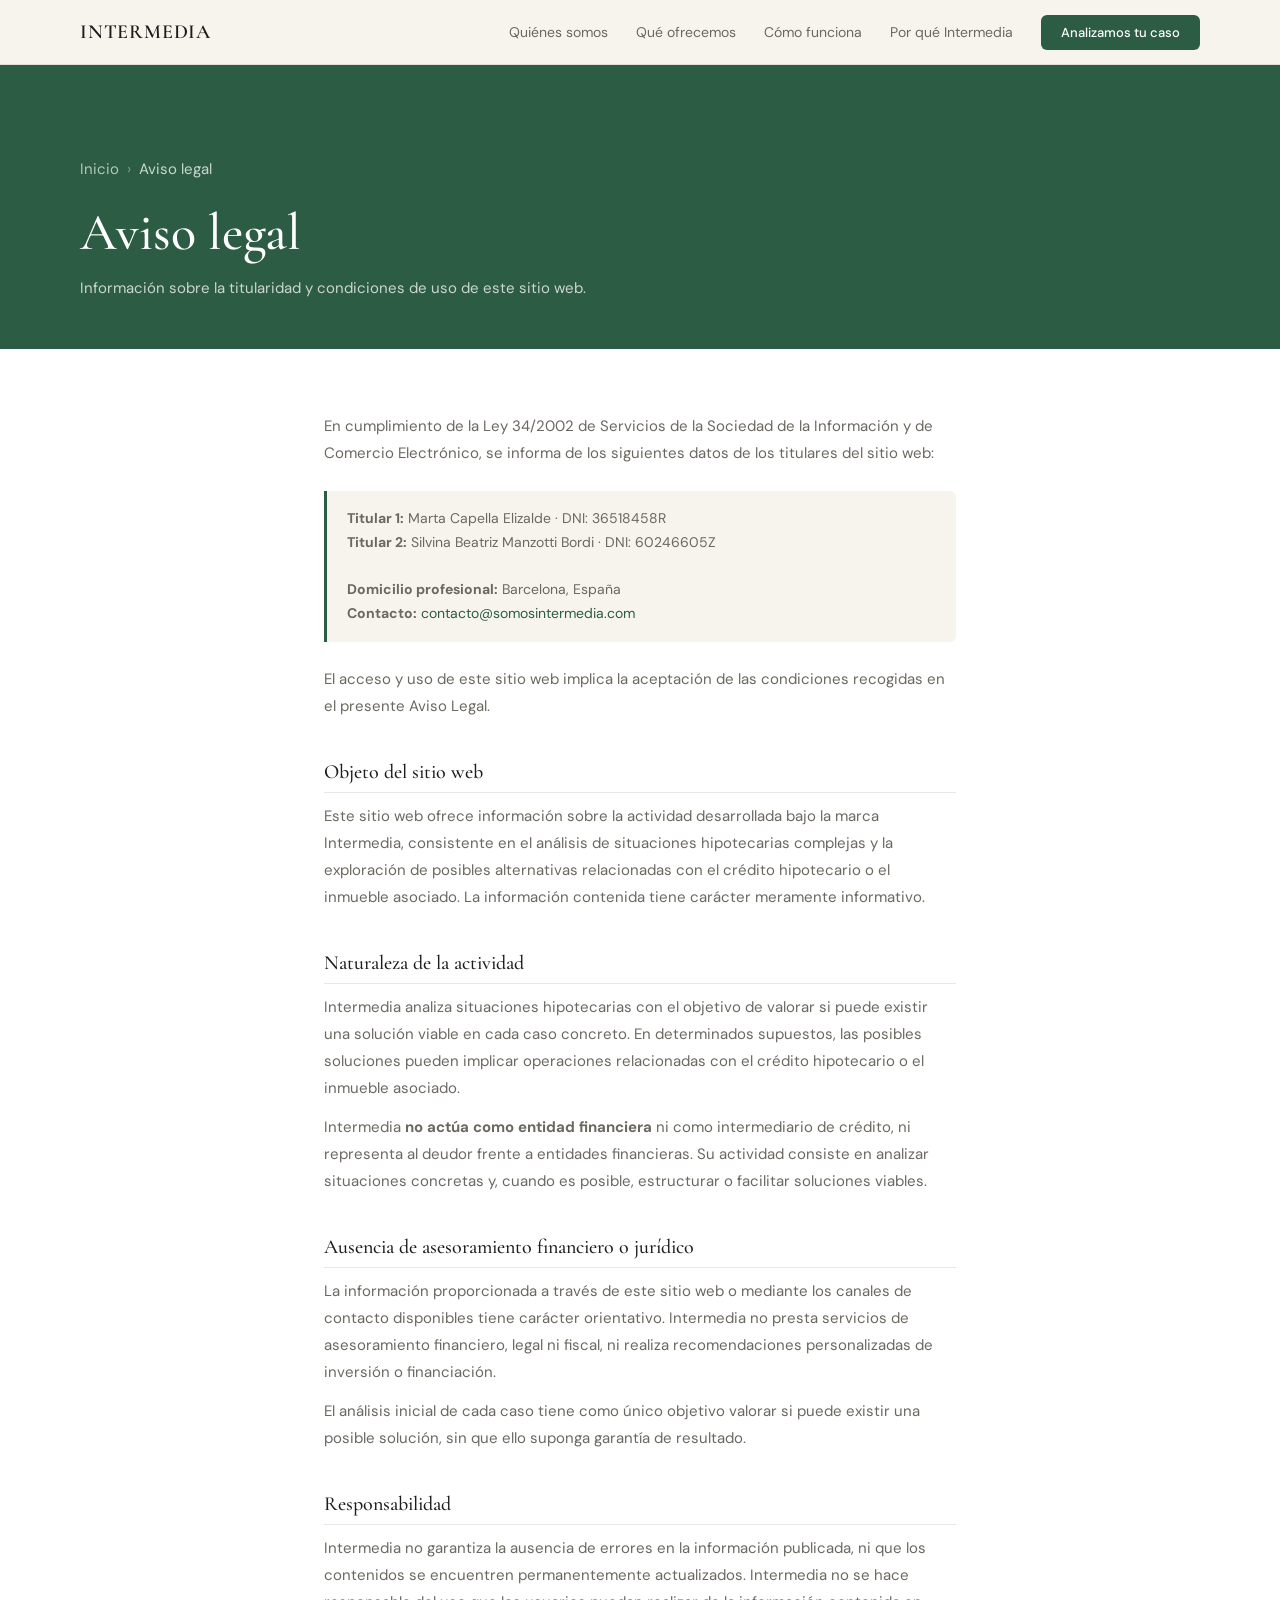
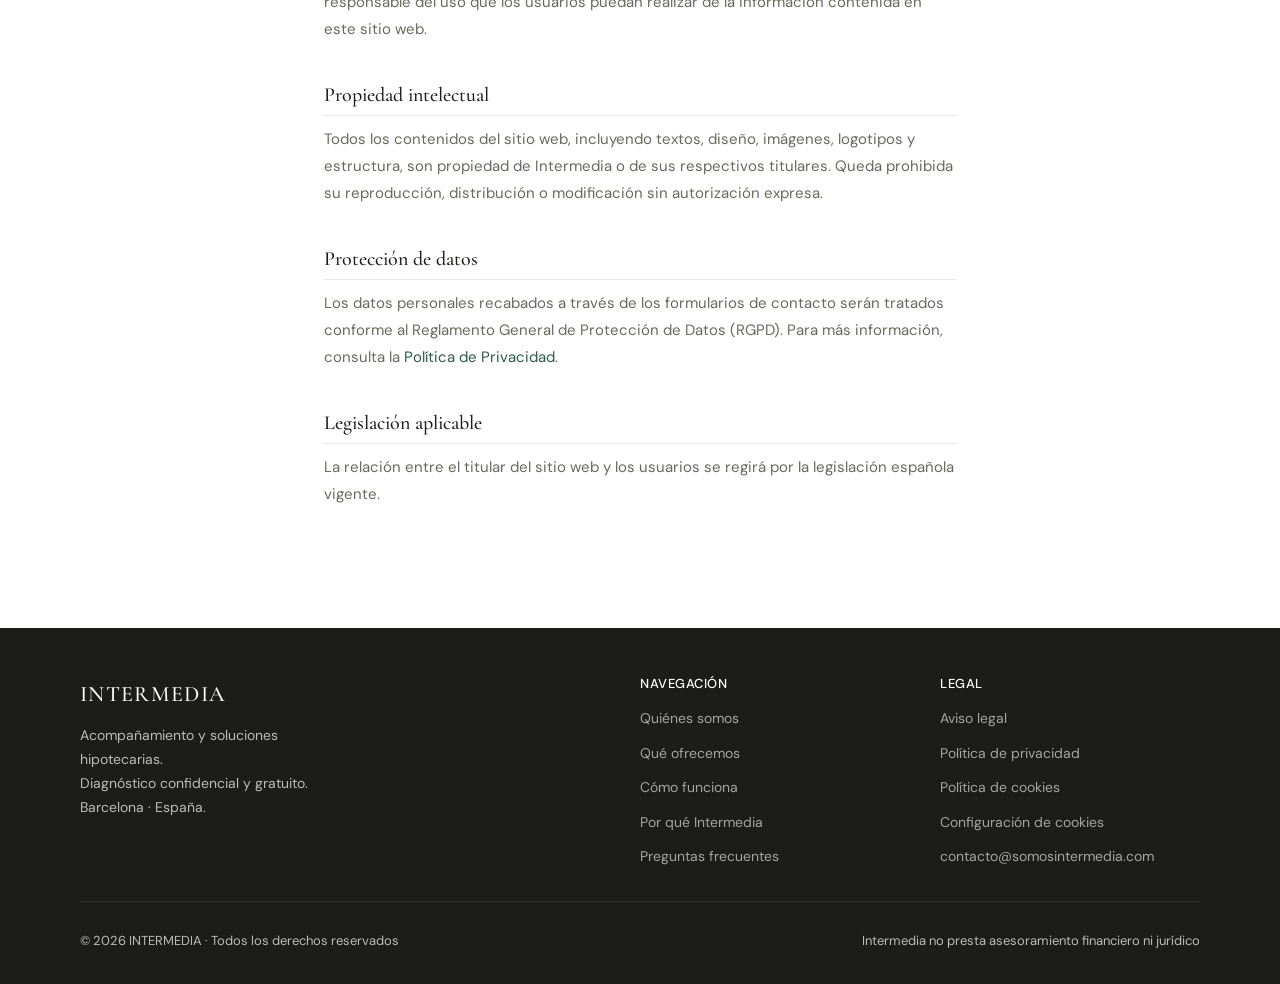
<file: web_INTERMEDIA_FINAL_v1/aviso-legal.html>
<!DOCTYPE html>
<html lang="es">
<head>
  <meta charset="UTF-8">
  <meta name="viewport" content="width=device-width, initial-scale=1.0">
  <link rel="preconnect" href="https://fonts.googleapis.com">
  <link href="https://fonts.googleapis.com/css2?family=Cormorant+Garamond:ital,wght@0,400;0,500;0,600;1,400&family=DM+Sans:wght@300;400;500&display=swap" rel="stylesheet">
  <title>Aviso legal · Intermedia</title>
<style>
    :root{--green:#2D5C45;--green-hover:#235039;--cream:#F7F4EE;--text:#1C1C1A;--muted:#6B6860;--border:rgba(28,28,26,0.1);--white:#fff}
    *{margin:0;padding:0;box-sizing:border-box}
    html{scroll-behavior:smooth}
    body{font-family:'DM Sans',sans-serif;color:var(--text);background:var(--white);line-height:1.65;font-size:16px}
    h1,h2,h3,h4{font-family:'Cormorant Garamond',serif;font-weight:500;line-height:1.2}
    nav{position:sticky;top:0;z-index:100;background:rgba(247,244,238,0.96);backdrop-filter:blur(8px);border-bottom:1px solid var(--border);padding:0 5%}
    .nav-inner{max-width:1120px;margin:0 auto;display:flex;align-items:center;justify-content:space-between;height:64px}
    .nav-logo{font-family:'Cormorant Garamond',serif;font-size:20px;font-weight:600;color:var(--text);text-decoration:none;letter-spacing:0.04em}
    .nav-links{display:flex;align-items:center;gap:28px;list-style:none}
    .nav-links a{color:var(--muted);text-decoration:none;font-size:14px;transition:color .2s}
    .nav-links a:hover{color:var(--text)}
    .nav-cta{background:var(--green);color:var(--white)!important;padding:9px 20px;border-radius:6px;font-weight:500!important;font-size:13px!important;transition:background .2s!important}
    .nav-cta:hover{background:var(--green-hover)!important}
    .nav-burger{display:none;flex-direction:column;gap:5px;cursor:pointer;padding:4px}
    .nav-burger span{display:block;width:22px;height:1.5px;background:var(--text);transition:all .3s}
    @media(max-width:768px){
      .nav-links{display:none;position:absolute;top:64px;left:0;right:0;background:var(--cream);border-bottom:1px solid var(--border);flex-direction:column;padding:16px 5%;gap:0}
      .nav-links.open{display:flex}
      .nav-links li{width:100%;border-bottom:1px solid var(--border)}
      .nav-links a{display:block;padding:13px 0;font-size:15px}
      .nav-cta{margin:10px 0;text-align:center;border-radius:6px;padding:12px 0!important}
      .nav-burger{display:flex}
    }
    .page-hero{background:var(--green);padding:80px 5% 48px}
    .page-hero-inner{max-width:1120px;margin:0 auto}
    .breadcrumb{font-size:13px;color:rgba(255,255,255,0.65);margin-bottom:20px}
    .breadcrumb a{color:rgba(255,255,255,0.65);text-decoration:none}
    .breadcrumb a:hover{color:#fff}
    .breadcrumb span{margin:0 8px;opacity:0.5}
    .page-hero h1{font-size:clamp(32px,5vw,52px);color:#fff;font-weight:500}
    .page-hero p{font-size:15px;color:rgba(255,255,255,0.75);margin-top:12px;max-width:560px;line-height:1.65}
    .legal-body{max-width:760px;margin:0 auto;padding:64px 5% 80px}
    .legal-section{margin-bottom:40px}
    .legal-section h2{font-size:20px;font-weight:500;color:var(--text);margin-bottom:10px;padding-bottom:8px;border-bottom:1px solid var(--border)}
    .legal-section p{font-size:15px;color:var(--muted);line-height:1.8;margin-bottom:12px}
    .legal-section ul{padding-left:20px;margin-bottom:12px}
    .legal-section ul li{font-size:15px;color:var(--muted);line-height:1.8;margin-bottom:4px}
    .legal-section a{color:var(--green);text-decoration:none}
    .legal-section a:hover{text-decoration:underline}
    .legal-note{background:var(--cream);border-left:3px solid var(--green);border-radius:0 6px 6px 0;padding:16px 20px;margin:24px 0;font-size:14px;color:var(--muted);line-height:1.7}
    footer{background:var(--text);color:rgba(255,255,255,0.7);padding:48px 5% 32px}
    .footer-inner{max-width:1120px;margin:0 auto}
    .footer-top{display:grid;grid-template-columns:2fr 1fr 1fr;gap:40px;padding-bottom:32px;border-bottom:1px solid rgba(255,255,255,0.1);margin-bottom:28px}
    .footer-brand p{font-size:14px;line-height:1.7;margin-top:12px;max-width:280px}
    .footer-col h4{font-family:'DM Sans',sans-serif;font-size:13px;font-weight:500;color:#fff;margin-bottom:14px;letter-spacing:0.04em;text-transform:uppercase}
    .footer-col ul{list-style:none;display:flex;flex-direction:column;gap:8px}
    .footer-col a{color:rgba(255,255,255,0.6);text-decoration:none;font-size:14px;transition:color .2s}
    .footer-col a:hover{color:#fff}
    .footer-bottom{display:flex;justify-content:space-between;align-items:center;font-size:13px}
    .footer-logo-text{font-family:'Cormorant Garamond',serif;font-size:22px;color:#fff;font-weight:500;letter-spacing:0.06em}
    @media(max-width:640px){.footer-top{grid-template-columns:1fr}.footer-bottom{flex-direction:column;gap:8px;text-align:center}}
  </style>
</head>
<body>
<nav id="nav">
  <div class="nav-inner">
    <a href="index.html" class="nav-logo">INTERMEDIA</a>
    <div class="nav-burger" id="burger" onclick="toggleMenu()">
      <span></span><span></span><span></span>
    </div>
    <ul class="nav-links" id="nav-links">
      <li><a href="index.html#quienes-somos">Quiénes somos</a></li>
      <li><a href="index.html#que-ofrecemos">Qué ofrecemos</a></li>
      <li><a href="index.html#como-funciona">Cómo funciona</a></li>
      <li><a href="index.html#por-que">Por qué Intermedia</a></li>
      <li><a href="index.html#test-diagnostico" class="nav-cta">Analizamos tu caso</a></li>
    </ul>
  </div>
</nav>

<div class="page-hero">
  <div class="page-hero-inner">
    <p class="breadcrumb"><a href="index.html">Inicio</a><span>›</span>Aviso legal</p>
    <h1>Aviso legal</h1>
    <p>Información sobre la titularidad y condiciones de uso de este sitio web.</p>
  </div>
</div>

<div class="legal-body">

      <div class="legal-section">
        <p>En cumplimiento de la Ley 34/2002 de Servicios de la Sociedad de la Información y de Comercio Electrónico, se informa de los siguientes datos de los titulares del sitio web:</p>
        <div class="legal-note">
          <strong>Titular 1:</strong> Marta Capella Elizalde · DNI: 36518458R<br>
          <strong>Titular 2:</strong> Silvina Beatriz Manzotti Bordi · DNI: 60246605Z<br>
          <br>
          <strong>Domicilio profesional:</strong> Barcelona, España<br>
          <strong>Contacto:</strong> <a href="mailto:contacto@somosintermedia.com">contacto@somosintermedia.com</a>
        </div>
        <p>El acceso y uso de este sitio web implica la aceptación de las condiciones recogidas en el presente Aviso Legal.</p>
      </div>

      <div class="legal-section">
        <h2>Objeto del sitio web</h2>
        <p>Este sitio web ofrece información sobre la actividad desarrollada bajo la marca Intermedia, consistente en el análisis de situaciones hipotecarias complejas y la exploración de posibles alternativas relacionadas con el crédito hipotecario o el inmueble asociado. La información contenida tiene carácter meramente informativo.</p>
      </div>

      <div class="legal-section">
        <h2>Naturaleza de la actividad</h2>
        <p>Intermedia analiza situaciones hipotecarias con el objetivo de valorar si puede existir una solución viable en cada caso concreto. En determinados supuestos, las posibles soluciones pueden implicar operaciones relacionadas con el crédito hipotecario o el inmueble asociado.</p>
        <p>Intermedia <strong>no actúa como entidad financiera</strong> ni como intermediario de crédito, ni representa al deudor frente a entidades financieras. Su actividad consiste en analizar situaciones concretas y, cuando es posible, estructurar o facilitar soluciones viables.</p>
      </div>

      <div class="legal-section">
        <h2>Ausencia de asesoramiento financiero o jurídico</h2>
        <p>La información proporcionada a través de este sitio web o mediante los canales de contacto disponibles tiene carácter orientativo. Intermedia no presta servicios de asesoramiento financiero, legal ni fiscal, ni realiza recomendaciones personalizadas de inversión o financiación.</p>
        <p>El análisis inicial de cada caso tiene como único objetivo valorar si puede existir una posible solución, sin que ello suponga garantía de resultado.</p>
      </div>

      <div class="legal-section">
        <h2>Responsabilidad</h2>
        <p>Intermedia no garantiza la ausencia de errores en la información publicada, ni que los contenidos se encuentren permanentemente actualizados. Intermedia no se hace responsable del uso que los usuarios puedan realizar de la información contenida en este sitio web.</p>
      </div>

      <div class="legal-section">
        <h2>Propiedad intelectual</h2>
        <p>Todos los contenidos del sitio web, incluyendo textos, diseño, imágenes, logotipos y estructura, son propiedad de Intermedia o de sus respectivos titulares. Queda prohibida su reproducción, distribución o modificación sin autorización expresa.</p>
      </div>

      <div class="legal-section">
        <h2>Protección de datos</h2>
        <p>Los datos personales recabados a través de los formularios de contacto serán tratados conforme al Reglamento General de Protección de Datos (RGPD). Para más información, consulta la <a href="politica-privacidad.html">Política de Privacidad</a>.</p>
      </div>

      <div class="legal-section">
        <h2>Legislación aplicable</h2>
        <p>La relación entre el titular del sitio web y los usuarios se regirá por la legislación española vigente.</p>
      </div>
</div>

<footer>
  <div class="footer-inner">
    <div class="footer-top">
      <div class="footer-brand">
        <span class="footer-logo-text">INTERMEDIA</span>
        <p>Acompañamiento y soluciones hipotecarias.<br>Diagnóstico confidencial y gratuito.<br>Barcelona · España.</p>
      </div>
      <div class="footer-col">
        <h4>Navegación</h4>
        <ul>
          <li><a href="index.html#quienes-somos">Quiénes somos</a></li>
          <li><a href="index.html#que-ofrecemos">Qué ofrecemos</a></li>
          <li><a href="index.html#como-funciona">Cómo funciona</a></li>
          <li><a href="index.html#por-que">Por qué Intermedia</a></li>
          <li><a href="index.html#faq">Preguntas frecuentes</a></li>
        </ul>
      </div>
      <div class="footer-col">
        <h4>Legal</h4>
        <ul>
          <li><a href="aviso-legal.html">Aviso legal</a></li>
          <li><a href="politica-privacidad.html">Política de privacidad</a></li>
          <li><a href="politica-cookies.html">Política de cookies</a></li>
          <li><a href="configuracion-cookies.html">Configuración de cookies</a></li>
          <li><a href="mailto:contacto@somosintermedia.com">contacto@somosintermedia.com</a></li>
        </ul>
      </div>
    </div>
    <div class="footer-bottom">
      <span>© 2026 INTERMEDIA · Todos los derechos reservados</span>
      <span>Intermedia no presta asesoramiento financiero ni jurídico</span>
    </div>
  </div>
</footer>
<script>
  function toggleMenu(){document.getElementById('nav-links').classList.toggle('open')}
  document.querySelectorAll('.nav-links a').forEach(a=>{
    a.addEventListener('click',()=>document.getElementById('nav-links').classList.remove('open'))
  })
  window.addEventListener('scroll',()=>{
    const nav=document.getElementById('nav')
    nav.style.boxShadow=window.scrollY>20?'0 1px 20px rgba(0,0,0,0.08)':'none'
  })
</script>
</body>
</html>
</file>
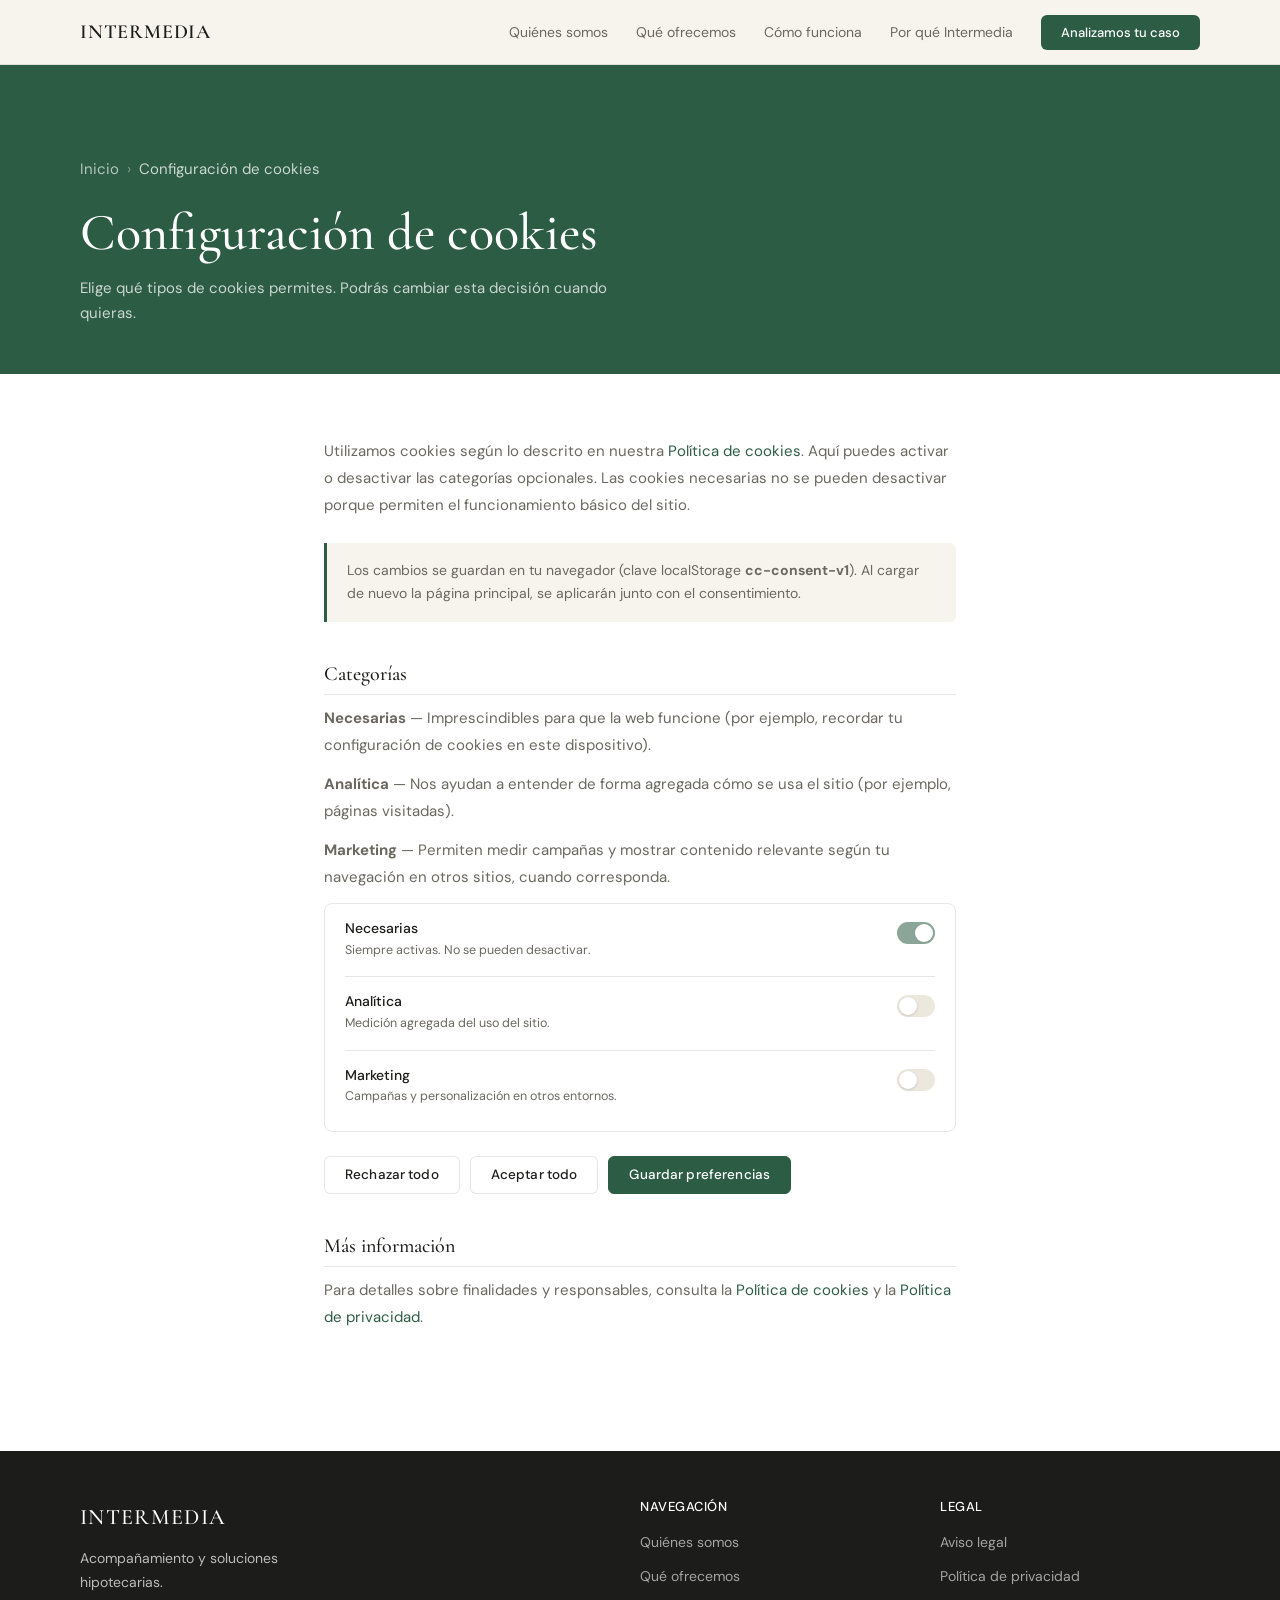
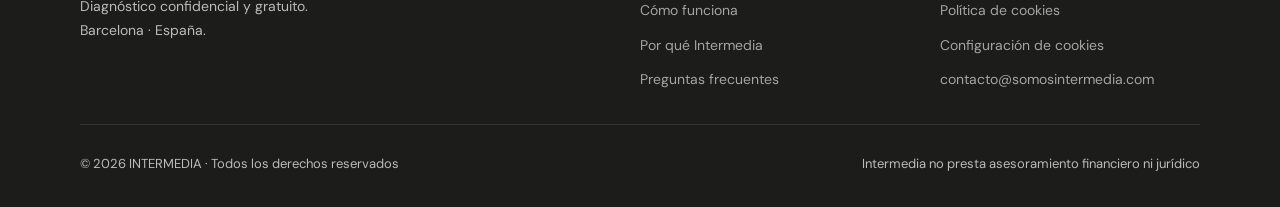
<file: web_INTERMEDIA_FINAL_v1/configuracion-cookies.html>
<!DOCTYPE html>
<html lang="es">
<head>
  <meta charset="UTF-8">
  <meta name="viewport" content="width=device-width, initial-scale=1.0">
  <link rel="preconnect" href="https://fonts.googleapis.com">
  <link href="https://fonts.googleapis.com/css2?family=Cormorant+Garamond:ital,wght@0,400;0,500;0,600;1,400&family=DM+Sans:wght@300;400;500&display=swap" rel="stylesheet">
  <title>Configuración de cookies · Intermedia</title>
<style>
    :root{--green:#2D5C45;--green-hover:#235039;--cream:#F7F4EE;--warm:#EDE8DE;--text:#1C1C1A;--muted:#6B6860;--border:rgba(28,28,26,0.1);--white:#fff}
    *{margin:0;padding:0;box-sizing:border-box}
    html{scroll-behavior:smooth}
    body{font-family:'DM Sans',sans-serif;color:var(--text);background:var(--white);line-height:1.65;font-size:16px}
    h1,h2,h3,h4{font-family:'Cormorant Garamond',serif;font-weight:500;line-height:1.2}
    nav{position:sticky;top:0;z-index:100;background:rgba(247,244,238,0.96);backdrop-filter:blur(8px);border-bottom:1px solid var(--border);padding:0 5%}
    .nav-inner{max-width:1120px;margin:0 auto;display:flex;align-items:center;justify-content:space-between;height:64px}
    .nav-logo{font-family:'Cormorant Garamond',serif;font-size:20px;font-weight:600;color:var(--text);text-decoration:none;letter-spacing:0.04em}
    .nav-links{display:flex;align-items:center;gap:28px;list-style:none}
    .nav-links a{color:var(--muted);text-decoration:none;font-size:14px;transition:color .2s}
    .nav-links a:hover{color:var(--text)}
    .nav-cta{background:var(--green);color:var(--white)!important;padding:9px 20px;border-radius:6px;font-weight:500!important;font-size:13px!important;transition:background .2s!important}
    .nav-cta:hover{background:var(--green-hover)!important}
    .nav-burger{display:none;flex-direction:column;gap:5px;cursor:pointer;padding:4px}
    .nav-burger span{display:block;width:22px;height:1.5px;background:var(--text);transition:all .3s}
    @media(max-width:768px){
      .nav-links{display:none;position:absolute;top:64px;left:0;right:0;background:var(--cream);border-bottom:1px solid var(--border);flex-direction:column;padding:16px 5%;gap:0}
      .nav-links.open{display:flex}
      .nav-links li{width:100%;border-bottom:1px solid var(--border)}
      .nav-links a{display:block;padding:13px 0;font-size:15px}
      .nav-cta{margin:10px 0;text-align:center;border-radius:6px;padding:12px 0!important}
      .nav-burger{display:flex}
    }
    .page-hero{background:var(--green);padding:80px 5% 48px}
    .page-hero-inner{max-width:1120px;margin:0 auto}
    .breadcrumb{font-size:13px;color:rgba(255,255,255,0.65);margin-bottom:20px}
    .breadcrumb a{color:rgba(255,255,255,0.65);text-decoration:none}
    .breadcrumb a:hover{color:#fff}
    .breadcrumb span{margin:0 8px;opacity:0.5}
    .page-hero h1{font-size:clamp(32px,5vw,52px);color:#fff;font-weight:500}
    .page-hero p{font-size:15px;color:rgba(255,255,255,0.75);margin-top:12px;max-width:560px;line-height:1.65}
    .legal-body{max-width:760px;margin:0 auto;padding:64px 5% 80px}
    .legal-section{margin-bottom:40px}
    .legal-section h2{font-size:20px;font-weight:500;color:var(--text);margin-bottom:10px;padding-bottom:8px;border-bottom:1px solid var(--border)}
    .legal-section p{font-size:15px;color:var(--muted);line-height:1.8;margin-bottom:12px}
    .legal-section ul{padding-left:20px;margin-bottom:12px}
    .legal-section ul li{font-size:15px;color:var(--muted);line-height:1.8;margin-bottom:4px}
    .legal-section a{color:var(--green);text-decoration:none}
    .legal-section a:hover{text-decoration:underline}
    .legal-note{background:var(--cream);border-left:3px solid var(--green);border-radius:0 6px 6px 0;padding:16px 20px;margin:24px 0;font-size:14px;color:var(--muted);line-height:1.7}
    footer{background:var(--text);color:rgba(255,255,255,0.7);padding:48px 5% 32px}
    .footer-inner{max-width:1120px;margin:0 auto}
    .footer-top{display:grid;grid-template-columns:2fr 1fr 1fr;gap:40px;padding-bottom:32px;border-bottom:1px solid rgba(255,255,255,0.1);margin-bottom:28px}
    .footer-brand p{font-size:14px;line-height:1.7;margin-top:12px;max-width:280px}
    .footer-col h4{font-family:'DM Sans',sans-serif;font-size:13px;font-weight:500;color:#fff;margin-bottom:14px;letter-spacing:0.04em;text-transform:uppercase}
    .footer-col ul{list-style:none;display:flex;flex-direction:column;gap:8px}
    .footer-col a{color:rgba(255,255,255,0.6);text-decoration:none;font-size:14px;transition:color .2s}
    .footer-col a:hover{color:#fff}
    .footer-bottom{display:flex;justify-content:space-between;align-items:center;font-size:13px}
    .footer-logo-text{font-family:'Cormorant Garamond',serif;font-size:22px;color:#fff;font-weight:500;letter-spacing:0.06em}
    @media(max-width:640px){.footer-top{grid-template-columns:1fr}.footer-bottom{flex-direction:column;gap:8px;text-align:center}}
    .cc-row{display:flex;align-items:flex-start;justify-content:space-between;gap:16px;padding:16px 0;border-top:1px solid var(--border)}
    .cc-prefs-rows{border:1px solid var(--border);border-radius:8px;padding:0 20px 8px;margin-top:12px}
    .cc-prefs-rows .cc-row:first-child{border-top:none}
    .cc-row-text h4{font-family:'DM Sans',sans-serif;font-size:14px;font-weight:500;color:var(--text);margin-bottom:4px}
    .cc-row-text p{font-size:12.5px;color:var(--muted);line-height:1.55;margin:0}
    .cc-switch{position:relative;width:38px;height:22px;flex-shrink:0;margin-top:2px}
    .cc-switch input{opacity:0;width:0;height:0;position:absolute;margin:0}
    .cc-switch-track{position:absolute;inset:0;background:var(--warm);border-radius:22px;transition:background .2s;cursor:pointer}
    .cc-switch-track::before{content:'';position:absolute;left:2px;top:2px;width:18px;height:18px;background:var(--white);border-radius:50%;transition:transform .2s;box-shadow:0 1px 3px rgba(0,0,0,0.15)}
    .cc-switch input:checked + .cc-switch-track{background:var(--green)}
    .cc-switch input:checked + .cc-switch-track::before{transform:translateX(16px)}
    .cc-switch input:disabled + .cc-switch-track{opacity:0.55;cursor:not-allowed}
    .cc-btn{font-family:'DM Sans',sans-serif;font-size:13.5px;font-weight:500;padding:10px 20px;border-radius:6px;cursor:pointer;border:1px solid transparent;transition:background .2s,border-color .2s,color .2s;letter-spacing:0.01em;line-height:1.2}
    .cc-btn-outline{background:var(--white);color:var(--text);border-color:var(--border)}
    .cc-btn-outline:hover{border-color:var(--text)}
    .cc-btn-primary{background:var(--green);color:var(--white);border-color:var(--green)}
    .cc-btn-primary:hover{background:var(--green-hover);border-color:var(--green-hover)}
    .cfg-actions{display:flex;flex-wrap:wrap;gap:10px;margin-top:24px;align-items:center}
    #cfg-feedback{display:none;margin-top:16px;font-size:14px;color:var(--green);font-weight:500}
    #cfg-feedback.is-visible{display:block}
    @media(max-width:480px){
      .cfg-actions{flex-direction:column;align-items:stretch}
      .cfg-actions .cc-btn{width:100%;text-align:center}
    }
  </style>
</head>
<body>
<nav id="nav">
  <div class="nav-inner">
    <a href="index.html" class="nav-logo">INTERMEDIA</a>
    <div class="nav-burger" id="burger" onclick="toggleMenu()">
      <span></span><span></span><span></span>
    </div>
    <ul class="nav-links" id="nav-links">
      <li><a href="index.html#quienes-somos">Quiénes somos</a></li>
      <li><a href="index.html#que-ofrecemos">Qué ofrecemos</a></li>
      <li><a href="index.html#como-funciona">Cómo funciona</a></li>
      <li><a href="index.html#por-que">Por qué Intermedia</a></li>
      <li><a href="index.html#test-diagnostico" class="nav-cta">Analizamos tu caso</a></li>
    </ul>
  </div>
</nav>

<div class="page-hero">
  <div class="page-hero-inner">
    <p class="breadcrumb"><a href="index.html">Inicio</a><span>›</span>Configuración de cookies</p>
    <h1>Configuración de cookies</h1>
    <p>Elige qué tipos de cookies permites. Podrás cambiar esta decisión cuando quieras.</p>
  </div>
</div>

<div class="legal-body">

      <div class="legal-section">
        <p>Utilizamos cookies según lo descrito en nuestra <a href="politica-cookies.html">Política de cookies</a>. Aquí puedes activar o desactivar las categorías opcionales. Las cookies necesarias no se pueden desactivar porque permiten el funcionamiento básico del sitio.</p>
        <div class="legal-note">Los cambios se guardan en tu navegador (clave localStorage <strong>cc-consent-v1</strong>). Al cargar de nuevo la página principal, se aplicarán junto con el consentimiento.</div>
      </div>

      <div class="legal-section">
        <h2>Categorías</h2>
        <p><strong>Necesarias</strong> — Imprescindibles para que la web funcione (por ejemplo, recordar tu configuración de cookies en este dispositivo).</p>
        <p><strong>Analítica</strong> — Nos ayudan a entender de forma agregada cómo se usa el sitio (por ejemplo, páginas visitadas).</p>
        <p><strong>Marketing</strong> — Permiten medir campañas y mostrar contenido relevante según tu navegación en otros sitios, cuando corresponda.</p>

        <div class="cc-prefs-rows" aria-label="Preferencias por categoría">
          <div class="cc-row">
            <div class="cc-row-text">
              <h4>Necesarias</h4>
              <p>Siempre activas. No se pueden desactivar.</p>
            </div>
            <label class="cc-switch"><input type="checkbox" checked disabled><span class="cc-switch-track"></span></label>
          </div>
          <div class="cc-row">
            <div class="cc-row-text">
              <h4>Analítica</h4>
              <p>Medición agregada del uso del sitio.</p>
            </div>
            <label class="cc-switch"><input type="checkbox" id="cfg-analytics"><span class="cc-switch-track"></span></label>
          </div>
          <div class="cc-row">
            <div class="cc-row-text">
              <h4>Marketing</h4>
              <p>Campañas y personalización en otros entornos.</p>
            </div>
            <label class="cc-switch"><input type="checkbox" id="cfg-marketing"><span class="cc-switch-track"></span></label>
          </div>
        </div>

        <div class="cfg-actions">
          <button type="button" class="cc-btn cc-btn-outline" id="cfg-reject-all">Rechazar todo</button>
          <button type="button" class="cc-btn cc-btn-outline" id="cfg-accept-all">Aceptar todo</button>
          <button type="button" class="cc-btn cc-btn-primary" id="cfg-save">Guardar preferencias</button>
        </div>
        <p id="cfg-feedback" role="status" aria-live="polite"></p>
      </div>

      <div class="legal-section">
        <h2>Más información</h2>
        <p>Para detalles sobre finalidades y responsables, consulta la <a href="politica-cookies.html">Política de cookies</a> y la <a href="politica-privacidad.html">Política de privacidad</a>.</p>
      </div>
</div>

<footer>
  <div class="footer-inner">
    <div class="footer-top">
      <div class="footer-brand">
        <span class="footer-logo-text">INTERMEDIA</span>
        <p>Acompañamiento y soluciones hipotecarias.<br>Diagnóstico confidencial y gratuito.<br>Barcelona · España.</p>
      </div>
      <div class="footer-col">
        <h4>Navegación</h4>
        <ul>
          <li><a href="index.html#quienes-somos">Quiénes somos</a></li>
          <li><a href="index.html#que-ofrecemos">Qué ofrecemos</a></li>
          <li><a href="index.html#como-funciona">Cómo funciona</a></li>
          <li><a href="index.html#por-que">Por qué Intermedia</a></li>
          <li><a href="index.html#faq">Preguntas frecuentes</a></li>
        </ul>
      </div>
      <div class="footer-col">
        <h4>Legal</h4>
        <ul>
          <li><a href="aviso-legal.html">Aviso legal</a></li>
          <li><a href="politica-privacidad.html">Política de privacidad</a></li>
          <li><a href="politica-cookies.html">Política de cookies</a></li>
          <li><a href="configuracion-cookies.html">Configuración de cookies</a></li>
          <li><a href="mailto:contacto@somosintermedia.com">contacto@somosintermedia.com</a></li>
        </ul>
      </div>
    </div>
    <div class="footer-bottom">
      <span>© 2026 INTERMEDIA · Todos los derechos reservados</span>
      <span>Intermedia no presta asesoramiento financiero ni jurídico</span>
    </div>
  </div>
</footer>
<script>
  function toggleMenu(){document.getElementById('nav-links').classList.toggle('open')}
  document.querySelectorAll('.nav-links a').forEach(a=>{
    a.addEventListener('click',()=>document.getElementById('nav-links').classList.remove('open'))
  })
  window.addEventListener('scroll',()=>{
    const nav=document.getElementById('nav')
    nav.style.boxShadow=window.scrollY>20?'0 1px 20px rgba(0,0,0,0.08)':'none'
  })
</script>
<script>
  (function(){
    var KEY='cc-consent-v1';
    var analyticsInput=document.getElementById('cfg-analytics');
    var marketingInput=document.getElementById('cfg-marketing');
    var feedback=document.getElementById('cfg-feedback');
    function read(){
      try{var v=localStorage.getItem(KEY);return v?JSON.parse(v):null;}catch(e){return null;}
    }
    function save(obj){
      try{localStorage.setItem(KEY,JSON.stringify(obj));}catch(e){}
    }
    function applyFromStorage(){
      var s=read();
      if(!s)s={analytics:false,marketing:false};
      if(analyticsInput)analyticsInput.checked=!!s.analytics;
      if(marketingInput)marketingInput.checked=!!s.marketing;
    }
    function showFeedback(){
      if(!feedback)return;
      feedback.textContent='Preferencias guardadas. Se aplicarán al cargar la página principal.';
      feedback.classList.add('is-visible');
      clearTimeout(showFeedback._t);
      showFeedback._t=setTimeout(function(){
        feedback.classList.remove('is-visible');
        feedback.textContent='';
      },4000);
    }
    applyFromStorage();
    document.getElementById('cfg-accept-all').addEventListener('click',function(){
      save({analytics:true,marketing:true});
      applyFromStorage();
      showFeedback();
    });
    document.getElementById('cfg-reject-all').addEventListener('click',function(){
      save({analytics:false,marketing:false});
      applyFromStorage();
      showFeedback();
    });
    document.getElementById('cfg-save').addEventListener('click',function(){
      save({
        analytics:!!(analyticsInput&&analyticsInput.checked),
        marketing:!!(marketingInput&&marketingInput.checked)
      });
      showFeedback();
    });
  })();
</script>
</body>
</html>
</file>
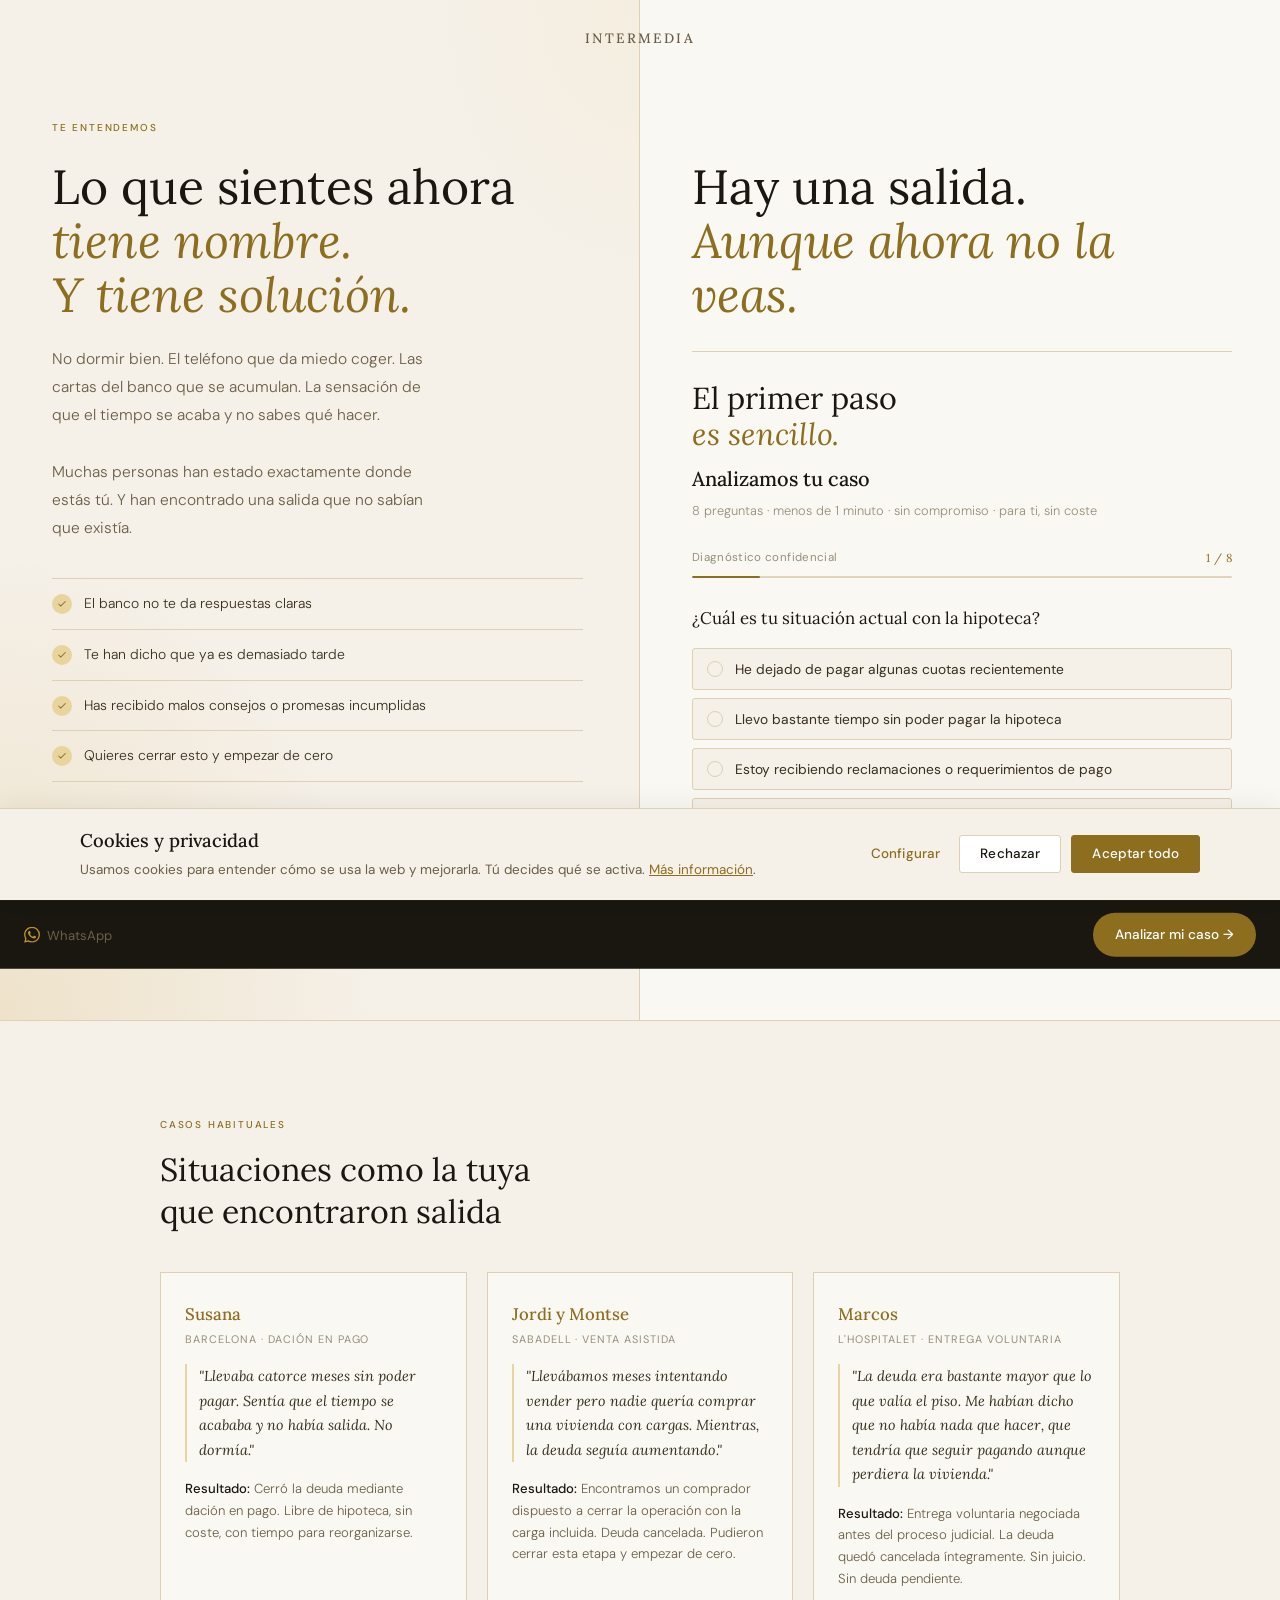
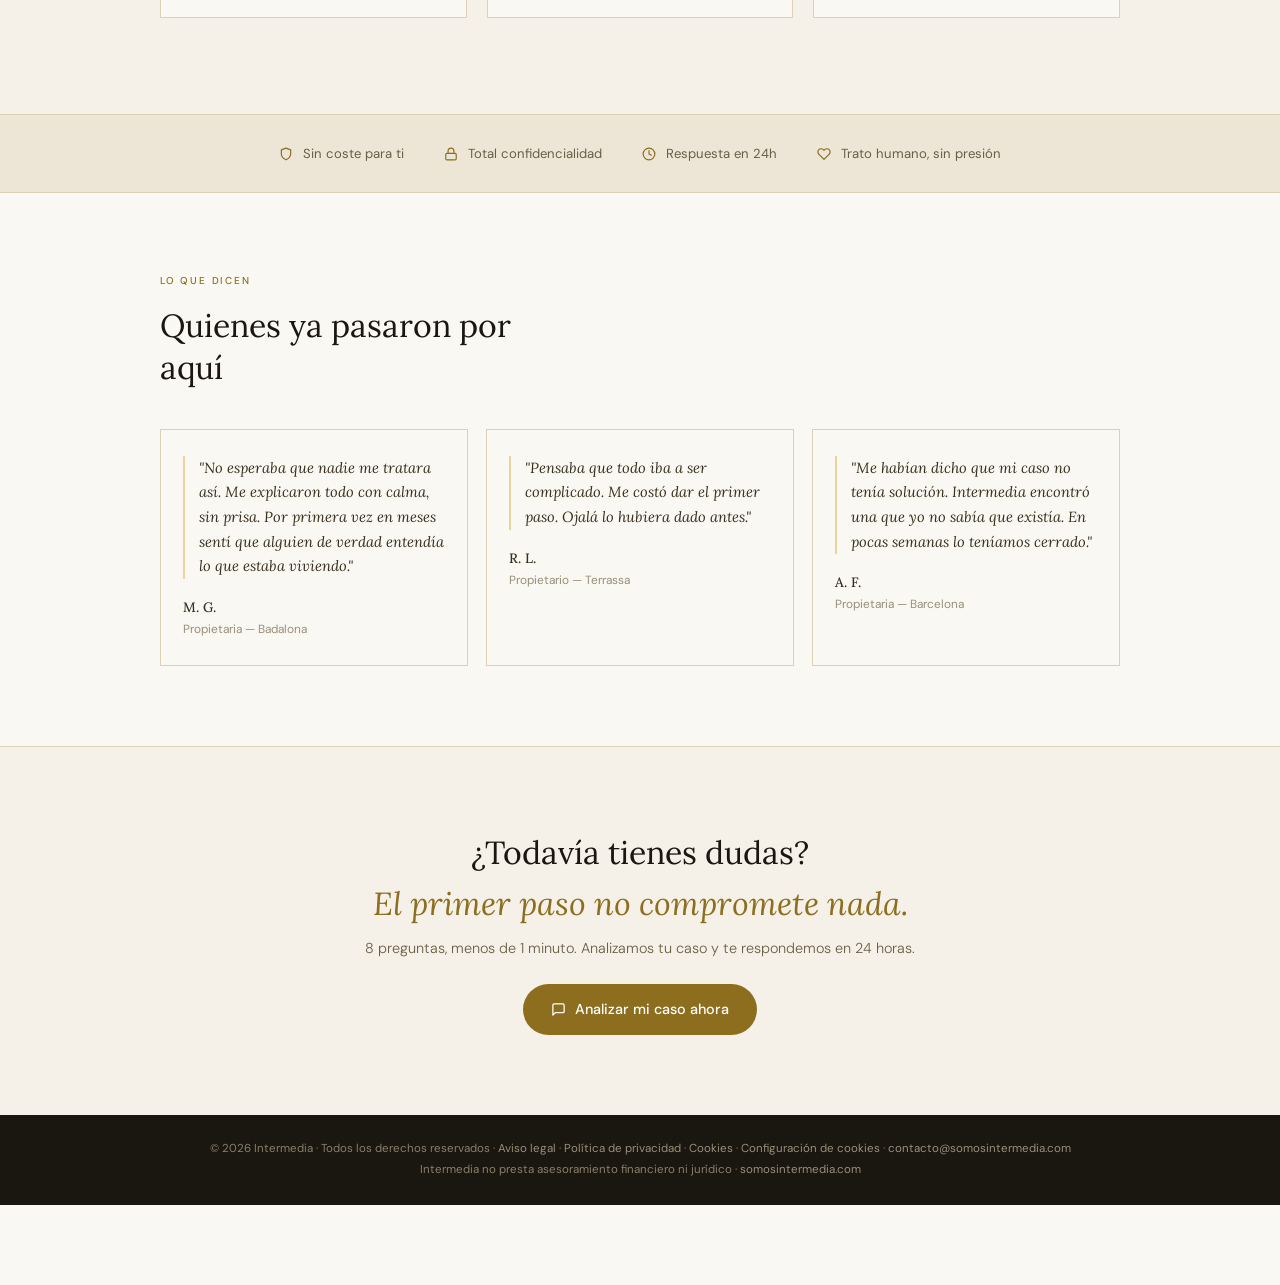
<file: web_INTERMEDIA_FINAL_v1/diagnostico-hipotecario.html>
<!DOCTYPE html>
<html lang="es">
<head>
  <!-- Consent Mode v2 (defaults) -->
  <script>
    window.dataLayer = window.dataLayer || [];
    function gtag(){dataLayer.push(arguments);}
    gtag('consent','default',{
      ad_storage:'denied',
      ad_user_data:'denied',
      ad_personalization:'denied',
      analytics_storage:'denied',
      personalization_storage:'denied',
      functionality_storage:'denied',
      security_storage:'granted',
      wait_for_update:500
    });
    try{
      var __cc=localStorage.getItem('cc-consent-v1');
      if(__cc){
        var __s=JSON.parse(__cc);
        gtag('consent','update',{
          ad_storage:__s.marketing?'granted':'denied',
          ad_user_data:__s.marketing?'granted':'denied',
          ad_personalization:__s.marketing?'granted':'denied',
          analytics_storage:__s.analytics?'granted':'denied'
        });
      }
    }catch(e){}
  </script>
  <!-- End Consent Mode v2 -->
  <!-- Google Tag Manager -->
  <script>(function(w,d,s,l,i){w[l]=w[l]||[];w[l].push({'gtm.start':
  new Date().getTime(),event:'gtm.js'});var f=d.getElementsByTagName(s)[0],
  j=d.createElement(s),dl=l!='dataLayer'?'&l='+l:'';j.async=true;j.src=
  'https://www.googletagmanager.com/gtm.js?id='+i+dl;f.parentNode.insertBefore(j,f);
  })(window,document,'script','dataLayer','GTM-5RR27562');</script>
  <!-- End Google Tag Manager -->
  <meta charset="UTF-8">
  <meta name="viewport" content="width=device-width, initial-scale=1.0">
  <title>Intermedia — Hay una salida. Aunque ahora no la veas.</title>
  <meta name="description" content="Si no puedes pagar tu hipoteca, hay salidas que probablemente no conoces. Diagnóstico confidencial en 8 preguntas. Sin coste para ti.">
  <link rel="preconnect" href="https://fonts.googleapis.com">
  <link rel="preconnect" href="https://fonts.gstatic.com" crossorigin>
  <link href="https://fonts.googleapis.com/css2?family=Lora:ital,wght@0,400;0,500;1,400;1,500&family=DM+Sans:opsz,wght@9..40,300;9..40,400;9..40,500&display=swap" rel="stylesheet">

  <style>
    *, *::before, *::after { box-sizing: border-box; margin: 0; padding: 0; }

    :root {
      --c0: #faf8f3;
      --c1: #f5f0e8;
      --c2: #ede5d5;
      --c3: #e0d4bc;
      --c4: #cebea0;
      --gold:      #8c6e1e;
      --gold-mid:  #b8902e;
      --gold-pale: #e8d49e;
      --gold-dim:  rgba(140,110,30,.10);
      --label-green: #8c6e1e;
      --ink:       #1a1710;
      --ink-2:     #38301e;
      --ink-3:     #6a5e46;
      --ink-4:     #988e7a;
      --border:    #ddd0b4;
      --serif: 'Lora', Georgia, serif;
      --sans:  'DM Sans', system-ui, sans-serif;
      --r: 3px;
    }

    html { scroll-behavior: smooth; }

    body {
      font-family: var(--sans);
      background: var(--c0);
      color: var(--ink);
      -webkit-font-smoothing: antialiased;
      line-height: 1.6;
      padding-bottom: 80px; /* sticky bar clearance */
    }

    /* ── LOGO ──────────────────────────────── */
    .site-logo {
      position: absolute;
      top: 28px; left: 50%;
      transform: translateX(-50%);
      font-family: var(--serif);
      font-size: .85rem;
      font-weight: 500;
      letter-spacing: .18em;
      text-transform: uppercase;
      color: var(--ink-3);
      z-index: 2;
    }

    /* ── HERO ──────────────────────────────── */
    .hero {
      position: relative;
      min-height: 100svh;
      display: grid;
      grid-template-columns: 1fr 1fr;
      align-items: stretch;
      overflow: hidden;
    }

    /* Panel izquierdo — copy */
    .hero-copy {
      background:
        radial-gradient(ellipse 90% 70% at 0% 100%, rgba(210,170,80,.20) 0%, transparent 65%),
        radial-gradient(ellipse 60% 50% at 100% 0%, rgba(240,220,150,.10) 0%, transparent 55%),
        var(--c1);
      padding: 120px 56px 64px 52px;
      display: flex;
      flex-direction: column;
      justify-content: flex-start;
      border-right: 1px solid var(--border);
    }

    .hero-label {
      font-size: 10px;
      font-weight: 500;
      letter-spacing: .18em;
      text-transform: uppercase;
      color: var(--label-green);
      margin-bottom: 24px;
      display: block;
    }

    .hero h1 {
      font-family: var(--serif);
      font-size: clamp(2rem, 3.8vw, 3rem);
      font-weight: 400;
      line-height: 1.13;
      margin-bottom: 22px;
    }

    .hero h1 em {
      font-style: italic;
      color: var(--gold);
    }

    .hero-sub {
      font-size: .97rem;
      font-weight: 300;
      color: var(--ink-3);
      line-height: 1.82;
      max-width: 400px;
      margin-bottom: 36px;
    }

    /* Bullets de reconocimiento */
    .rec-list {
      display: flex;
      flex-direction: column;
      gap: 0;
      border-top: 1px solid var(--border);
      margin-bottom: 36px;
    }

    .rec {
      display: flex;
      align-items: flex-start;
      gap: 12px;
      padding: 14px 0;
      border-bottom: 1px solid var(--border);
      font-size: .87rem;
      color: var(--ink-2);
      font-weight: 300;
      line-height: 1.55;
    }

    .rec-dot {
      width: 20px; height: 20px;
      border-radius: 50%;
      background: var(--gold-pale);
      display: flex;
      align-items: center;
      justify-content: center;
      flex-shrink: 0;
      margin-top: 1px;
    }

    .hero-promise {
      font-family: var(--serif);
      font-style: italic;
      font-size: .98rem;
      color: var(--gold);
      margin-top: 4px;
    }

    /* Panel derecho — formulario */
    .hero-form {
      background: var(--c0);
      padding: 120px 48px 64px 52px;
      display: flex;
      flex-direction: column;
      justify-content: flex-start;
    }

    /* ── FORMULARIO 8 PASOS ────────────────── */
    .form-header {
      margin-bottom: 28px;
    }

    .form-title {
      font-family: var(--serif);
      font-size: 1.25rem;
      font-weight: 500;
      margin-bottom: 6px;
    }

    .form-subtitle {
      font-size: .8rem;
      color: var(--ink-4);
      font-weight: 300;
    }

    /* Progreso */
    .prog-wrap { margin-bottom: 28px; }

    .prog-meta {
      display: flex;
      justify-content: space-between;
      font-size: .72rem;
      color: var(--ink-4);
      margin-bottom: 8px;
      letter-spacing: .03em;
    }

    .prog-count { color: var(--gold); font-family: var(--serif); }

    .prog-bar {
      height: 2px;
      background: var(--c3);
      border-radius: 10px;
      overflow: hidden;
    }

    .prog-fill {
      height: 100%;
      background: var(--gold);
      border-radius: 10px;
      transition: width .4s ease;
    }

    /* Pasos */
    .f-step { display: none; }
    .f-step.on { display: block; animation: up .3s ease both; }

    @keyframes up {
      from { opacity:0; transform:translateY(10px); }
      to   { opacity:1; transform:translateY(0); }
    }

    .f-q {
      font-family: var(--serif);
      font-size: 1.05rem;
      font-weight: 400;
      line-height: 1.45;
      color: var(--ink);
      margin-bottom: 18px;
    }

    .opts {
      display: flex;
      flex-direction: column;
      gap: 8px;
      margin-bottom: 22px;
    }

    .opt {
      display: flex;
      align-items: center;
      gap: 12px;
      background: var(--c1);
      border: 1px solid var(--border);
      border-radius: var(--r);
      padding: 11px 14px;
      font-size: .86rem;
      color: var(--ink-2);
      cursor: pointer;
      text-align: left;
      transition: border-color .15s, background .15s;
      width: 100%;
      font-family: var(--sans);
    }

    .opt:hover { border-color: var(--gold-mid); background: #fdf8f0; }

    .opt.sel {
      border-color: var(--gold);
      background: #fdf5e0;
      color: var(--ink);
    }

    .odot {
      width: 16px; height: 16px;
      border-radius: 50%;
      border: 1.5px solid var(--border);
      flex-shrink: 0;
      display: flex; align-items: center; justify-content: center;
      transition: border-color .15s, background .15s;
    }

    .opt.sel .odot {
      border-color: var(--gold);
      background: var(--gold);
    }

    .opt.sel .odot::after {
      content: '';
      width: 5px; height: 5px;
      border-radius: 50%;
      background: #fff;
    }

    /* Input ciudad */
    .f-input {
      width: 100%;
      background: var(--c1);
      border: 1px solid var(--border);
      border-radius: var(--r);
      padding: 13px 14px;
      font-family: var(--sans);
      font-size: .9rem;
      color: var(--ink);
      outline: none;
      transition: border-color .15s, box-shadow .15s;
      margin-bottom: 22px;
    }

    .f-input:focus {
      border-color: var(--gold);
      box-shadow: 0 0 0 3px rgba(154,112,32,.08);
    }

    .f-input::placeholder { color: #c4b898; }

    /* Nav pasos */
    .f-nav {
      display: flex;
      gap: 10px;
    }

    .btn-next {
      flex: 1;
      background: var(--gold);
      color: #fff;
      font-family: var(--sans);
      font-size: .88rem;
      font-weight: 500;
      padding: 13px 16px;
      border: none;
      border-radius: var(--r);
      cursor: pointer;
      display: flex; align-items: center; justify-content: center; gap: 7px;
      transition: background .15s, transform .1s;
      letter-spacing: .01em;
    }

    .btn-next:hover:not(:disabled) { background: var(--gold-mid); transform: translateY(-1px); }
    .btn-next:disabled { opacity: .4; cursor: not-allowed; transform: none; }

    .btn-back {
      background: transparent;
      border: 1px solid var(--border);
      color: var(--ink-4);
      font-family: var(--sans);
      font-size: .85rem;
      padding: 13px 14px;
      border-radius: var(--r);
      cursor: pointer;
      transition: border-color .15s, color .15s;
      white-space: nowrap;
    }

    .btn-back:hover { border-color: var(--gold); color: var(--ink-2); }

    /* Campos contacto */
    .c-fields { display: flex; flex-direction: column; gap: 12px; margin-bottom: 16px; }

    .c-field label {
      display: block;
      font-size: .68rem;
      font-weight: 500;
      letter-spacing: .1em;
      text-transform: uppercase;
      color: var(--ink-4);
      margin-bottom: 6px;
    }

    .c-field input {
      width: 100%;
      background: var(--c1);
      border: 1px solid var(--border);
      border-radius: var(--r);
      padding: 12px 13px;
      font-family: var(--sans);
      font-size: .9rem;
      color: var(--ink);
      outline: none;
      transition: border-color .15s, box-shadow .15s;
    }

    .c-field input:focus {
      border-color: var(--gold);
      box-shadow: 0 0 0 3px rgba(154,112,32,.08);
    }

    .c-field input::placeholder { color: #c4b898; }

    .priv-check {
      display: flex;
      align-items: flex-start;
      gap: 9px;
      font-size: .74rem;
      color: var(--ink-4);
      line-height: 1.5;
      margin-bottom: 16px;
    }

    .priv-check input[type=checkbox] {
      accent-color: var(--gold);
      margin-top: 2px;
      flex-shrink: 0;
      cursor: pointer;
    }

    .priv-check a { color: var(--gold); text-decoration: none; }

    .form-msg {
      display: none;
      font-size: .82rem;
      color: var(--ink-3);
      line-height: 1.55;
      margin-bottom: 14px;
      padding: 11px 13px;
      background: var(--c1);
      border-left: 3px solid var(--gold-mid);
      border-radius: var(--r);
      font-weight: 400;
    }

    .form-msg.is-visible {
      display: block;
      animation: up .35s ease both;
    }

    .c-field.has-err input {
      border-color: var(--gold-mid);
      box-shadow: 0 0 0 2px rgba(184, 144, 46, .12);
    }

    .priv-check.has-err {
      padding: 10px 11px;
      margin: -2px -11px 14px -11px;
      border-radius: var(--r);
      border: 1px solid rgba(184, 144, 46, .4);
      background: rgba(232, 212, 158, .12);
    }

    /* OR divider */
    .or-d {
      display: flex; align-items: center; gap: 12px;
      margin: 18px 0;
      font-size: .72rem; color: var(--ink-4); letter-spacing: .06em;
    }

    .or-d::before, .or-d::after {
      content: ''; flex: 1; height: 1px; background: var(--border);
    }

    .btn-wa {
      display: flex; align-items: center; justify-content: center; gap: 8px;
      width: 100%;
      background: transparent;
      border: 1px solid var(--border);
      color: var(--ink-3);
      font-family: var(--sans);
      font-size: .85rem;
      padding: 12px 14px;
      border-radius: var(--r);
      text-decoration: none;
      transition: border-color .15s, color .15s;
    }

    .btn-wa:hover { border-color: var(--gold); color: var(--ink); }

    .f-note {
      margin-top: 14px;
      font-size: .68rem;
      color: var(--ink-4);
      text-align: center;
      line-height: 1.55;
    }

    /* ÉXITO */
    .success {
      display: none;
      text-align: center;
      padding: 32px 0;
      animation: up .5s ease both;
    }

    .s-icon {
      width: 56px; height: 56px;
      border-radius: 50%;
      background: var(--gold-pale);
      display: flex; align-items: center; justify-content: center;
      margin: 0 auto 20px;
    }

    .success h3 {
      font-family: var(--serif);
      font-size: 1.35rem;
      font-weight: 400;
      margin-bottom: 10px;
    }

    .success p {
      font-size: .88rem;
      color: var(--ink-3);
      line-height: 1.75;
      font-weight: 300;
    }


    /* ── PRUEBA SOCIAL (para los que scrollean) */
    .social {
      background: var(--c1);
      border-top: 1px solid var(--border);
      padding: clamp(56px,8vw,96px) 48px;
    }

    .social-inner { max-width: 960px; margin: 0 auto; }

    .s-label {
      display: block;
      font-size: 10px; font-weight: 500;
      letter-spacing: .18em; text-transform: uppercase;
      color: var(--label-green); margin-bottom: 16px;
    }

    .s-h {
      font-family: var(--serif);
      font-size: clamp(1.5rem, 3vw, 2rem);
      font-weight: 400;
      line-height: 1.3;
      margin-bottom: 40px;
      max-width: 420px;
    }

    .cards {
      display: grid;
      grid-template-columns: repeat(auto-fit, minmax(240px,1fr));
      gap: 20px;
    }

    .card {
      background: var(--c0);
      border: 1px solid var(--border);
      padding: 28px 24px;
    }

    .c-name {
      font-family: var(--serif);
      font-size: 1.05rem;
      font-weight: 500;
      color: var(--gold);
      margin-bottom: 3px;
    }

    .c-tag {
      font-size: .68rem;
      color: var(--ink-4);
      text-transform: uppercase;
      letter-spacing: .09em;
      margin-bottom: 16px;
    }

    .c-quote {
      font-family: var(--serif);
      font-style: italic;
      font-size: .9rem;
      color: var(--ink-2);
      line-height: 1.7;
      padding-left: 12px;
      border-left: 2px solid var(--gold-pale);
      margin-bottom: 16px;
    }

    .c-res {
      font-size: .82rem;
      color: var(--ink-3);
      line-height: 1.65;
      font-weight: 300;
    }

    .c-res strong { color: var(--ink); font-weight: 500; }

    /* Testimonios */
    .testis { padding: clamp(48px,7vw,80px) 48px; }
    .testis-inner { max-width: 960px; margin: 0 auto; }

    .tg {
      display: grid;
      grid-template-columns: repeat(auto-fit, minmax(230px,1fr));
      gap: 18px;
      margin-top: 8px;
    }

    .tc {
      border: 1px solid var(--border);
      padding: 26px 22px;
      position: relative;
    }

    .t-text {
      font-family: var(--serif);
      font-style: italic;
      font-size: .92rem;
      line-height: 1.68;
      color: var(--ink-2);
      margin-bottom: 18px;
      padding-left: 14px;
      border-left: 2px solid var(--gold-pale);
    }

    .t-who {
      font-size: .74rem;
      color: var(--ink-4);
    }

    .t-who strong {
      display: block;
      font-family: var(--serif);
      font-style: normal;
      font-size: .85rem;
      color: var(--ink-2);
      font-weight: 500;
      margin-bottom: 1px;
    }

    /* Trust compact */
    .trust-strip {
      background: var(--c2);
      border-top: 1px solid var(--border);
      border-bottom: 1px solid var(--border);
      padding: 28px 48px;
    }

    .ts-inner {
      max-width: 960px;
      margin: 0 auto;
      display: flex;
      flex-wrap: wrap;
      gap: 20px 40px;
      justify-content: center;
    }

    .ti {
      display: flex;
      align-items: center;
      gap: 10px;
      font-size: .82rem;
      color: var(--ink-3);
    }

    .ti svg { color: var(--gold); flex-shrink: 0; }

    /* CTA SECUNDARIO */
    .cta2 {
      padding: clamp(48px,7vw,80px) 48px;
      text-align: center;
      background: var(--c1);
      border-top: 1px solid var(--border);
    }

    .cta2 h2 {
      font-family: var(--serif);
      font-size: clamp(1.5rem,3vw,2rem);
      font-weight: 400;
      margin-bottom: 8px;
    }

    .cta2 h2 em { font-style: italic; color: var(--gold); }

    .cta2 p {
      font-size: .9rem;
      color: var(--ink-3);
      margin-bottom: 24px;
      font-weight: 300;
    }

    .btn-cta2 {
      display: inline-flex;
      align-items: center;
      gap: 9px;
      background: var(--gold);
      color: #fff;
      font-family: var(--sans);
      font-size: .9rem;
      font-weight: 500;
      padding: 14px 28px;
      border-radius: 100px;
      text-decoration: none;
      transition: background .15s, transform .1s;
    }

    .btn-cta2:hover { background: var(--gold-mid); transform: translateY(-1px); }

    /* ── FOOTER ─────────────────────────── */
    .footer {
      background: var(--ink);
      padding: 24px 48px;
      text-align: center;
    }

    .footer p {
      font-size: .72rem;
      color: #8a7e68;
      line-height: 1.8;
    }

    .footer a { color: #9a8e78; text-decoration: none; transition: color .15s; }
    .footer a:hover { color: var(--gold-mid); }


    /* ── STICKY BAR ─────────────────────── */
    .sticky {
      position: fixed;
      bottom: 0; left: 0; right: 0;
      background: var(--ink);
      border-top: 1px solid #2a2010;
      padding: 12px 24px;
      display: flex;
      align-items: center;
      justify-content: space-between;
      gap: 16px;
      z-index: 100;
      transform: translateY(100%);
      transition: transform .35s ease;
    }

    .sticky.show { transform: translateY(0); }

    .sticky-msg {
      font-size: .8rem;
      color: #7a6848;
      font-weight: 300;
      display: none;
    }

    .sticky-msg strong { color: #a08848; font-weight: 500; }

    .sticky-btn {
      background: var(--gold);
      color: #fff;
      font-family: var(--sans);
      font-size: .85rem;
      font-weight: 500;
      padding: 11px 22px;
      border-radius: 100px;
      text-decoration: none;
      border: none;
      cursor: pointer;
      white-space: nowrap;
      transition: background .15s;
      flex-shrink: 0;
    }

    .sticky-btn:hover { background: var(--gold-mid); }

    .sticky-wa {
      display: flex; align-items: center; gap: 7px;
      color: #6a6048;
      font-size: .82rem;
      text-decoration: none;
      white-space: nowrap;
      transition: color .15s;
    }

    .sticky-wa:hover { color: var(--gold-mid); }


    /* ── RESPONSIVE ─────────────────────── */
    @media (max-width: 860px) {
      .hero {
        grid-template-columns: 1fr;
        min-height: auto;
      }

      .hero-copy {
        padding: 80px 28px 40px;
        border-right: none;
        border-bottom: 1px solid var(--border);
      }

      .hero-form {
        padding: 40px 28px 52px;
      }

      .social,
      .testis,
      .trust-strip,
      .cta2,
      .footer { padding-left: 24px; padding-right: 24px; }

      .sticky-msg { display: none !important; }
    }

    @media (max-width: 540px) {
      .cards, .tg { grid-template-columns: 1fr; }
    }

    /* ── ANIMACIONES ENTRADA ─────────────── */
    @keyframes riseIn {
      from { opacity:0; transform:translateY(18px); }
      to   { opacity:1; transform:translateY(0); }
    }

    .hero-label { animation: riseIn .6s ease both .05s; }
    .hero h1    { animation: riseIn .6s ease both .18s; }
    .hero-sub   { animation: riseIn .6s ease both .3s; }
    .rec-list   { animation: riseIn .6s ease both .38s; }
    .hero-promise { animation: riseIn .6s ease both .48s; }
    .form-header  { animation: riseIn .6s ease both .22s; }

    /* ── COOKIE CONSENT (mismo sistema que index, adaptado a la paleta dorada) ── */
    .cc-banner{position:fixed;left:0;right:0;bottom:0;z-index:9000;background:var(--c1);border-top:1px solid var(--border);box-shadow:0 -4px 24px rgba(0,0,0,.06);padding:20px 5%;transform:translateY(100%);opacity:0;transition:transform .35s ease,opacity .35s ease;pointer-events:none}
    .cc-banner[data-state="open"]{transform:translateY(0);opacity:1;pointer-events:auto}
    .cc-banner-inner{max-width:1120px;margin:0 auto;display:flex;align-items:center;gap:32px;flex-wrap:wrap}
    .cc-banner-text{flex:1;min-width:260px}
    .cc-banner-title{font-family:var(--serif);font-size:1.15rem;font-weight:500;color:var(--ink);margin-bottom:6px;line-height:1.3}
    .cc-banner-desc{font-size:.84rem;color:var(--ink-3);line-height:1.6;margin:0}
    .cc-banner-desc a{color:var(--gold);text-decoration:underline}
    .cc-banner-actions{display:flex;align-items:center;gap:10px;flex-wrap:wrap}
    .cc-btn{font-family:var(--sans);font-size:.84rem;font-weight:500;padding:10px 20px;border-radius:var(--r);cursor:pointer;border:1px solid transparent;transition:background .2s,border-color .2s,color .2s;letter-spacing:.01em;line-height:1.2}
    .cc-btn-ghost{background:transparent;color:var(--gold);padding:10px 8px}
    .cc-btn-ghost:hover{color:var(--gold-mid);text-decoration:underline}
    .cc-btn-outline{background:#fff;color:var(--ink);border-color:var(--border)}
    .cc-btn-outline:hover{border-color:var(--ink)}
    .cc-btn-primary{background:var(--gold);color:#fff;border-color:var(--gold)}
    .cc-btn-primary:hover{background:var(--gold-mid);border-color:var(--gold-mid)}
    @media (max-width: 768px){
      .cc-banner{padding:18px 5%}
      .cc-banner-inner{gap:14px}
      .cc-banner-actions{width:100%}
      .cc-btn{flex:1;text-align:center;padding:11px 12px}
      .cc-btn-ghost{flex-basis:100%;flex:0 0 100%;order:-1}
    }
    .cc-modal{position:fixed;inset:0;z-index:9100;background:rgba(26,23,16,.55);display:none;align-items:center;justify-content:center;padding:20px}
    .cc-modal[data-state="open"]{display:flex}
    .cc-modal-card{background:#fff;border-radius:8px;max-width:520px;width:100%;padding:32px;box-shadow:0 16px 48px rgba(0,0,0,.18);max-height:90vh;overflow-y:auto}
    .cc-modal-title{font-family:var(--serif);font-size:1.45rem;font-weight:500;color:var(--ink);margin-bottom:8px;line-height:1.25}
    .cc-modal-desc{font-size:.84rem;color:var(--ink-3);line-height:1.6;margin-bottom:8px}
    .cc-row{display:flex;align-items:flex-start;justify-content:space-between;gap:16px;padding:16px 0;border-top:1px solid var(--border)}
    .cc-row-text h4{font-family:var(--sans);font-size:.88rem;font-weight:500;color:var(--ink);margin-bottom:4px}
    .cc-row-text p{font-size:.78rem;color:var(--ink-3);line-height:1.55;margin:0}
    .cc-switch{position:relative;width:38px;height:22px;flex-shrink:0;margin-top:2px}
    .cc-switch input{opacity:0;width:0;height:0;position:absolute;margin:0}
    .cc-switch-track{position:absolute;inset:0;background:var(--c2);border-radius:22px;transition:background .2s;cursor:pointer}
    .cc-switch-track::before{content:'';position:absolute;left:2px;top:2px;width:18px;height:18px;background:#fff;border-radius:50%;transition:transform .2s;box-shadow:0 1px 3px rgba(0,0,0,.15)}
    .cc-switch input:checked + .cc-switch-track{background:var(--gold)}
    .cc-switch input:checked + .cc-switch-track::before{transform:translateX(16px)}
    .cc-switch input:disabled + .cc-switch-track{opacity:.55;cursor:not-allowed}
    .cc-modal-actions{display:flex;justify-content:flex-end;gap:10px;margin-top:24px;flex-wrap:wrap}
    @media (max-width: 480px){
      .cc-modal-card{padding:24px}
      .cc-modal-actions{flex-direction:column-reverse}
      .cc-modal-actions .cc-btn{width:100%}
    }
  </style>
</head>
<body>
  <!-- Google Tag Manager (noscript) -->
  <noscript><iframe src="https://www.googletagmanager.com/ns.html?id=GTM-5RR27562"
  height="0" width="0" style="display:none;visibility:hidden"></iframe></noscript>
  <!-- End Google Tag Manager (noscript) -->

<!-- ══════════════════════════════════════
     HERO — Dos columnas: copy | formulario
     ══════════════════════════════════════ -->
<section class="hero" id="inicio">

  <!-- Logo centrado -->
  <div class="site-logo">INTERMEDIA</div>

  <!-- Columna izquierda: copy + reconocimiento -->
  <div class="hero-copy">
    <span class="hero-label">TE ENTENDEMOS</span>

    <h1>
      Lo que sientes ahora<br>
      <em>tiene nombre.<br>Y tiene solución.</em>
    </h1>

    <p class="hero-sub">
      No dormir bien. El teléfono que da miedo coger. Las cartas del banco
      que se acumulan. La sensación de que el tiempo se acaba y no sabes qué hacer.<br><br>
      Muchas personas han estado exactamente donde estás tú. Y han encontrado
      una salida que no sabían que existía.
    </p>

    <div class="rec-list">
      <div class="rec">
        <div class="rec-dot">
          <svg width="10" height="10" viewBox="0 0 24 24" fill="none" stroke="var(--gold)" stroke-width="2.5" stroke-linecap="round"><polyline points="20 6 9 17 4 12"/></svg>
        </div>
        El banco no te da respuestas claras
      </div>
      <div class="rec">
        <div class="rec-dot">
          <svg width="10" height="10" viewBox="0 0 24 24" fill="none" stroke="var(--gold)" stroke-width="2.5" stroke-linecap="round"><polyline points="20 6 9 17 4 12"/></svg>
        </div>
        Te han dicho que ya es demasiado tarde
      </div>
      <div class="rec">
        <div class="rec-dot">
          <svg width="10" height="10" viewBox="0 0 24 24" fill="none" stroke="var(--gold)" stroke-width="2.5" stroke-linecap="round"><polyline points="20 6 9 17 4 12"/></svg>
        </div>
        Has recibido malos consejos o promesas incumplidas
      </div>
      <div class="rec">
        <div class="rec-dot">
          <svg width="10" height="10" viewBox="0 0 24 24" fill="none" stroke="var(--gold)" stroke-width="2.5" stroke-linecap="round"><polyline points="20 6 9 17 4 12"/></svg>
        </div>
        Quieres cerrar esto y empezar de cero
      </div>
    </div>

    <p class="hero-promise">Si te reconoces aquí, podemos ayudarte.</p>
  </div>

  <!-- Columna derecha: formulario -->
  <div class="hero-form" id="form-top">

    <div class="form-header">
      <!-- Spacer que iguala la altura del label "TE ENTENDEMOS" + su margin-bottom -->
      <div style="height:40px"></div>
      <p style="font-family:'Lora',Georgia,serif;font-size:clamp(2rem,3.8vw,3rem);font-weight:400;line-height:1.13;color:var(--ink);margin-bottom:28px;padding-bottom:28px;border-bottom:1px solid var(--border);">
        Hay una salida.<br><em style="font-style:italic;color:var(--gold);">Aunque ahora no la veas.</em>
      </p>
      <p style="font-family:'Lora',Georgia,serif;font-size:clamp(1.4rem,2.4vw,1.9rem);font-weight:400;line-height:1.2;color:var(--ink);margin-bottom:10px;">
        El primer paso<br><em style="font-style:italic;color:var(--gold);">es sencillo.</em>
      </p>
      <p class="form-title">Analizamos tu caso</p>
      <p class="form-subtitle">8 preguntas · menos de 1 minuto · sin compromiso · para ti, sin coste</p>
    </div>

    <!-- Progreso -->
    <div class="prog-wrap" id="prog-wrap">
      <div class="prog-meta">
        <span>Diagnóstico confidencial</span>
        <span class="prog-count" id="prog-txt">1 / 8</span>
      </div>
      <div class="prog-bar">
        <div class="prog-fill" id="prog-fill" style="width:12.5%"></div>
      </div>
    </div>

    <!-- FORM -->
    <form id="dform" novalidate>

      <!-- P1 -->
      <div class="f-step on" data-s="1">
        <p class="f-q">¿Cuál es tu situación actual con la hipoteca?</p>
        <div class="opts">
          <button type="button" class="opt" data-v="impago-reciente"><span class="odot"></span>He dejado de pagar algunas cuotas recientemente</button>
          <button type="button" class="opt" data-v="impago-largo"><span class="odot"></span>Llevo bastante tiempo sin poder pagar la hipoteca</button>
          <button type="button" class="opt" data-v="reclamaciones"><span class="odot"></span>Estoy recibiendo reclamaciones o requerimientos de pago</button>
          <button type="button" class="opt" data-v="proceso-judicial"><span class="odot"></span>Estoy en proceso judicial (demanda, ejecución, monitorio)</button>
          <button type="button" class="opt" data-v="subasta"><span class="odot"></span>Me han notificado subasta o desahucio</button>
        </div>
        <div class="f-nav">
          <button type="button" class="btn-next" id="n1" disabled>Continuar <svg width="14" height="14" viewBox="0 0 24 24" fill="none" stroke="currentColor" stroke-width="2" stroke-linecap="round" stroke-linejoin="round"><polyline points="9 18 15 12 9 6"/></svg></button>
        </div>
      </div>

      <!-- P2 -->
      <div class="f-step" data-s="2">
        <p class="f-q">¿Quién te está reclamando la deuda?</p>
        <div class="opts">
          <button type="button" class="opt" data-v="banco"><span class="odot"></span>El banco</button>
          <button type="button" class="opt" data-v="recobro"><span class="odot"></span>Un despacho o empresa de recobro</button>
          <button type="button" class="opt" data-v="fondo"><span class="odot"></span>Un fondo</button>
          <button type="button" class="opt" data-v="no-se-quien"><span class="odot"></span>He recibido comunicaciones pero no sé exactamente de quién</button>
          <button type="button" class="opt" data-v="sin-comunicaciones"><span class="odot"></span>No he recibido ninguna comunicación</button>
        </div>
        <div class="f-nav">
          <button type="button" class="btn-back" onclick="back()">← Atrás</button>
          <button type="button" class="btn-next" id="n2" disabled>Continuar <svg width="14" height="14" viewBox="0 0 24 24" fill="none" stroke="currentColor" stroke-width="2" stroke-linecap="round" stroke-linejoin="round"><polyline points="9 18 15 12 9 6"/></svg></button>
        </div>
      </div>

      <!-- P3 -->
      <div class="f-step" data-s="3">
        <p class="f-q">¿En qué situación se encuentra la vivienda?</p>
        <div class="opts">
          <button type="button" class="opt" data-v="habitual"><span class="odot"></span>Es mi residencia habitual</button>
          <button type="button" class="opt" data-v="segunda"><span class="odot"></span>Es mi segunda residencia</button>
          <button type="button" class="opt" data-v="familiar"><span class="odot"></span>Está viviendo un familiar</button>
          <button type="button" class="opt" data-v="vacia"><span class="odot"></span>Está vacía</button>
          <button type="button" class="opt" data-v="alquilada"><span class="odot"></span>La tengo alquilada a un tercero</button>
          <button type="button" class="opt" data-v="ocupada"><span class="odot"></span>Está okupada</button>
          <button type="button" class="opt" data-v="herencia"><span class="odot"></span>Es una herencia pendiente de resolver</button>
          <button type="button" class="opt" data-v="otra"><span class="odot"></span>Otra situación</button>
        </div>
        <div class="f-nav">
          <button type="button" class="btn-back" onclick="back()">← Atrás</button>
          <button type="button" class="btn-next" id="n3" disabled>Continuar <svg width="14" height="14" viewBox="0 0 24 24" fill="none" stroke="currentColor" stroke-width="2" stroke-linecap="round" stroke-linejoin="round"><polyline points="9 18 15 12 9 6"/></svg></button>
        </div>
      </div>

      <!-- P4 -->
      <div class="f-step" data-s="4">
        <p class="f-q">¿Qué te gustaría que pudiera ocurrir?</p>
        <div class="opts">
          <button type="button" class="opt" data-v="mantener"><span class="odot"></span>Poder mantener mi vivienda si existe alguna solución viable</button>
          <button type="button" class="opt" data-v="vender"><span class="odot"></span>Vender la vivienda para cancelar la deuda</button>
          <button type="button" class="opt" data-v="renunciar"><span class="odot"></span>Renunciar a la vivienda para cancelar mis deudas y empezar de nuevo</button>
          <button type="button" class="opt" data-v="dacion"><span class="odot"></span>Valorar la dación en pago como salida</button>
          <button type="button" class="opt" data-v="entender"><span class="odot"></span>Entender bien todas las opciones antes de tomar una decisión</button>
        </div>
        <div class="f-nav">
          <button type="button" class="btn-back" onclick="back()">← Atrás</button>
          <button type="button" class="btn-next" id="n4" disabled>Continuar <svg width="14" height="14" viewBox="0 0 24 24" fill="none" stroke="currentColor" stroke-width="2" stroke-linecap="round" stroke-linejoin="round"><polyline points="9 18 15 12 9 6"/></svg></button>
        </div>
      </div>

      <!-- P5 -->
      <div class="f-step" data-s="5">
        <p class="f-q">¿Cuál es aproximadamente la deuda pendiente?</p>
        <div class="opts">
          <button type="button" class="opt" data-v="menos50"><span class="odot"></span>Menos de 50.000 €</button>
          <button type="button" class="opt" data-v="50-100"><span class="odot"></span>Entre 50.000 y 100.000 €</button>
          <button type="button" class="opt" data-v="100-200"><span class="odot"></span>Entre 100.000 y 200.000 €</button>
          <button type="button" class="opt" data-v="200-400"><span class="odot"></span>Entre 200.000 y 400.000 €</button>
          <button type="button" class="opt" data-v="mas400"><span class="odot"></span>Más de 400.000 €</button>
          <button type="button" class="opt" data-v="no-se-deuda"><span class="odot"></span>No lo sé exactamente</button>
        </div>
        <div class="f-nav">
          <button type="button" class="btn-back" onclick="back()">← Atrás</button>
          <button type="button" class="btn-next" id="n5" disabled>Continuar <svg width="14" height="14" viewBox="0 0 24 24" fill="none" stroke="currentColor" stroke-width="2" stroke-linecap="round" stroke-linejoin="round"><polyline points="9 18 15 12 9 6"/></svg></button>
        </div>
      </div>

      <!-- P6 -->
      <div class="f-step" data-s="6">
        <p class="f-q">¿Cuál crees que podría ser el valor de tu vivienda hoy?</p>
        <div class="opts">
          <button type="button" class="opt" data-v="menos100"><span class="odot"></span>Menos de 100.000 €</button>
          <button type="button" class="opt" data-v="100-200v"><span class="odot"></span>Entre 100.000 y 200.000 €</button>
          <button type="button" class="opt" data-v="200-300v"><span class="odot"></span>Entre 200.000 y 300.000 €</button>
          <button type="button" class="opt" data-v="300-500v"><span class="odot"></span>Entre 300.000 y 500.000 €</button>
          <button type="button" class="opt" data-v="mas500"><span class="odot"></span>Más de 500.000 €</button>
          <button type="button" class="opt" data-v="no-se-val"><span class="odot"></span>No lo sé</button>
        </div>
        <div class="f-nav">
          <button type="button" class="btn-back" onclick="back()">← Atrás</button>
          <button type="button" class="btn-next" id="n6" disabled>Continuar <svg width="14" height="14" viewBox="0 0 24 24" fill="none" stroke="currentColor" stroke-width="2" stroke-linecap="round" stroke-linejoin="round"><polyline points="9 18 15 12 9 6"/></svg></button>
        </div>
      </div>

      <!-- P7 -->
      <div class="f-step" data-s="7">
        <p class="f-q">¿En qué ciudad o municipio se encuentra la vivienda?</p>
        <input type="text" class="f-input" id="ciudad" placeholder="Ej: Barcelona, Sabadell, L'Hospitalet…" autocomplete="off">
        <div class="f-nav">
          <button type="button" class="btn-back" onclick="back()">← Atrás</button>
          <button type="button" class="btn-next" id="n7" onclick="nextCity()">Continuar <svg width="14" height="14" viewBox="0 0 24 24" fill="none" stroke="currentColor" stroke-width="2" stroke-linecap="round" stroke-linejoin="round"><polyline points="9 18 15 12 9 6"/></svg></button>
        </div>
      </div>

      <!-- P8 -->
      <div class="f-step" data-s="8">
        <p class="f-q">¿Qué es lo que más necesitas ahora mismo?</p>
        <div class="opts">
          <button type="button" class="opt" data-v="entender-opciones"><span class="odot"></span>Entender qué opciones tengo</button>
          <button type="button" class="opt" data-v="parar"><span class="odot"></span>Parar el proceso o ganar tiempo</button>
          <button type="button" class="opt" data-v="vender-bien"><span class="odot"></span>Vender la vivienda de la mejor forma posible</button>
          <button type="button" class="opt" data-v="cancelar-deuda"><span class="odot"></span>Encontrar una solución para cancelar la deuda</button>
          <button type="button" class="opt" data-v="hablar"><span class="odot"></span>Hablar con alguien que analice mi caso</button>
        </div>
        <div class="f-nav">
          <button type="button" class="btn-back" onclick="back()">← Atrás</button>
          <button type="button" class="btn-next" id="n8" disabled>Último paso <svg width="14" height="14" viewBox="0 0 24 24" fill="none" stroke="currentColor" stroke-width="2" stroke-linecap="round" stroke-linejoin="round"><polyline points="9 18 15 12 9 6"/></svg></button>
        </div>
      </div>

      <!-- CONTACTO -->
      <div class="f-step" data-s="9">
        <p class="f-q" style="font-size:.98rem">Casi listo. ¿Cómo te contactamos?</p>
        <div class="c-fields">
          <div class="c-field">
            <label>Tu nombre</label>
            <input type="text" id="nombre" placeholder="Nombre y apellido" required>
          </div>
          <div class="c-field">
            <label>Email</label>
            <input type="email" id="email" placeholder="tu@email.com" autocomplete="email" required>
          </div>
          <div class="c-field">
            <label>Teléfono <span style="font-weight:300;text-transform:none;letter-spacing:0;font-size:.95em">(opcional)</span></label>
            <input type="tel" id="tel" placeholder="+34 600 000 000" inputmode="tel" autocomplete="tel" maxlength="22">
          </div>
        </div>

        <div class="form-msg" aria-live="polite"></div>

        <label class="priv-check">
          <input type="checkbox" id="priv" required>
          He leído y acepto la <a href="https://somosintermedia.com/politica-privacidad" target="_blank">política de privacidad</a>. Mi información se tratará de forma confidencial.
        </label>

        <div class="f-nav">
          <button type="button" class="btn-back" onclick="back()">← Atrás</button>
          <button type="button" class="btn-next" id="enviar-btn" onclick="enviarDiagnostico()">Enviar para análisis</button>
        </div>

        <div class="or-d">o si prefieres contacto inmediato</div>

        <a href="https://wa.me/34644068425?text=Hola%2C%20me%20gustar%C3%ADa%20que%20analizarais%20mi%20situaci%C3%B3n%20hipotecaria." class="btn-wa" target="_blank" rel="noopener" style="margin-bottom:10px;">
          <svg width="16" height="16" viewBox="0 0 24 24" fill="var(--gold)"><path d="M17.472 14.382c-.297-.149-1.758-.867-2.03-.967-.273-.099-.471-.148-.67.15-.197.297-.767.966-.94 1.164-.173.199-.347.223-.644.075-.297-.15-1.255-.463-2.39-1.475-.883-.788-1.48-1.761-1.653-2.059-.173-.297-.018-.458.13-.606.134-.133.298-.347.446-.52.149-.174.198-.298.298-.497.099-.198.05-.371-.025-.52-.075-.149-.669-1.612-.916-2.207-.242-.579-.487-.5-.669-.51-.173-.008-.371-.01-.57-.01-.198 0-.52.074-.792.372-.272.297-1.04 1.016-1.04 2.479 0 1.462 1.065 2.875 1.213 3.074.149.198 2.096 3.2 5.077 4.487.709.306 1.262.489 1.694.625.712.227 1.36.195 1.871.118.571-.085 1.758-.719 2.006-1.413.248-.694.248-1.289.173-1.413-.074-.124-.272-.198-.57-.347m-5.421 7.403h-.004a9.87 9.87 0 01-5.031-1.378l-.361-.214-3.741.982.998-3.648-.235-.374a9.86 9.86 0 01-1.51-5.26c.001-5.45 4.436-9.884 9.888-9.884 2.64 0 5.122 1.03 6.988 2.898a9.825 9.825 0 012.893 6.994c-.003 5.45-4.437 9.884-9.885 9.884m8.413-18.297A11.815 11.815 0 0012.05 0C5.495 0 .16 5.335.157 11.892c0 2.096.547 4.142 1.588 5.945L.057 24l6.305-1.654a11.882 11.882 0 005.683 1.448h.005c6.554 0 11.89-5.335 11.893-11.893a11.821 11.821 0 00-3.48-8.413Z"/></svg>
          WhatsApp — +34 644 068 425
        </a>

        <a href="tel:+34644068425" class="btn-wa">
          <svg width="16" height="16" viewBox="0 0 24 24" fill="none" stroke="var(--gold)" stroke-width="2" stroke-linecap="round" stroke-linejoin="round"><path d="M22 16.92v3a2 2 0 0 1-2.18 2 19.79 19.79 0 0 1-8.63-3.07A19.5 19.5 0 0 1 4.69 12 19.79 19.79 0 0 1 1.6 3.4 2 2 0 0 1 3.56 1.22h3a2 2 0 0 1 2 1.72c.127.96.361 1.903.7 2.81a2 2 0 0 1-.45 2.11L7.91 8.91a16 16 0 0 0 6.08 6.08l.9-.9a2 2 0 0 1 2.11-.45c.907.339 1.85.573 2.81.7a2 2 0 0 1 1.72 2.02z"/></svg>
          Llamar — +34 644 068 425
        </a>

        <p class="f-note">Diagnóstico sin compromiso · Respondemos en menos de 24h</p>
      </div>

    </form>

    <!-- ÉXITO -->
    <div class="success" id="success">
      <div class="s-icon">
        <svg width="26" height="26" viewBox="0 0 24 24" fill="none" stroke="var(--gold)" stroke-width="1.8" stroke-linecap="round" stroke-linejoin="round"><polyline points="20 6 9 17 4 12"/></svg>
      </div>
      <h3>Tu diagnóstico se ha enviado correctamente.</h3>
      <p>Gracias por confiar en nosotros. Revisaremos tu caso con calma y nos pondremos en contacto contigo.</p>
    </div>

  </div>
</section>


<!-- ══════════════════════════════════════
     PRUEBA SOCIAL — Para quien scrollea
     ══════════════════════════════════════ -->
<section class="social">
  <div class="social-inner">
    <span class="s-label">CASOS HABITUALES</span>
    <h2 class="s-h">Situaciones como la tuya que encontraron salida</h2>

    <div class="cards">
      <div class="card">
        <div class="c-name">Susana</div>
        <div class="c-tag">Barcelona · Dación en pago</div>
        <p class="c-quote">"Llevaba catorce meses sin poder pagar. Sentía que el tiempo se acababa y no había salida. No dormía."</p>
        <p class="c-res"><strong>Resultado:</strong> Cerró la deuda mediante dación en pago. Libre de hipoteca, sin coste, con tiempo para reorganizarse.</p>
      </div>
      <div class="card">
        <div class="c-name">Jordi y Montse</div>
        <div class="c-tag">Sabadell · Venta asistida</div>
        <p class="c-quote">"Llevábamos meses intentando vender pero nadie quería comprar una vivienda con cargas. Mientras, la deuda seguía aumentando."</p>
        <p class="c-res"><strong>Resultado:</strong> Encontramos un comprador dispuesto a cerrar la operación con la carga incluida. Deuda cancelada. Pudieron cerrar esta etapa y empezar de cero.</p>
      </div>
      <div class="card">
        <div class="c-name">Marcos</div>
        <div class="c-tag">L'Hospitalet · Entrega voluntaria</div>
        <p class="c-quote">"La deuda era bastante mayor que lo que valía el piso. Me habían dicho que no había nada que hacer, que tendría que seguir pagando aunque perdiera la vivienda."</p>
        <p class="c-res"><strong>Resultado:</strong> Entrega voluntaria negociada antes del proceso judicial. La deuda quedó cancelada íntegramente. Sin juicio. Sin deuda pendiente.</p>
      </div>
    </div>
  </div>
</section>


<!-- Trust strip -->
<div class="trust-strip">
  <div class="ts-inner">
    <div class="ti">
      <svg width="14" height="14" viewBox="0 0 24 24" fill="none" stroke="currentColor" stroke-width="2" stroke-linecap="round" stroke-linejoin="round"><path d="M12 22s8-4 8-10V5l-8-3-8 3v7c0 6 8 10 8 10z"/></svg>
      Sin coste para ti
    </div>
    <div class="ti">
      <svg width="14" height="14" viewBox="0 0 24 24" fill="none" stroke="currentColor" stroke-width="2" stroke-linecap="round" stroke-linejoin="round"><rect x="3" y="11" width="18" height="11" rx="2"/><path d="M7 11V7a5 5 0 0 1 10 0v4"/></svg>
      Total confidencialidad
    </div>
    <div class="ti">
      <svg width="14" height="14" viewBox="0 0 24 24" fill="none" stroke="currentColor" stroke-width="2" stroke-linecap="round" stroke-linejoin="round"><circle cx="12" cy="12" r="10"/><polyline points="12 6 12 12 16 14"/></svg>
      Respuesta en 24h
    </div>
    <div class="ti">
      <svg width="14" height="14" viewBox="0 0 24 24" fill="none" stroke="currentColor" stroke-width="2" stroke-linecap="round" stroke-linejoin="round"><path d="M20.84 4.61a5.5 5.5 0 0 0-7.78 0L12 5.67l-1.06-1.06a5.5 5.5 0 0 0-7.78 7.78l1.06 1.06L12 21.23l7.78-7.78 1.06-1.06a5.5 5.5 0 0 0 0-7.78z"/></svg>
      Trato humano, sin presión
    </div>
  </div>
</div>


<!-- Testimonios -->
<section class="testis">
  <div class="testis-inner">
    <span class="s-label">Lo que dicen</span>
    <h2 class="s-h">Quienes ya pasaron por aquí</h2>
    <div class="tg">
      <div class="tc">
        <p class="t-text">"No esperaba que nadie me tratara así. Me explicaron todo con calma, sin prisa. Por primera vez en meses sentí que alguien de verdad entendía lo que estaba viviendo."</p>
        <div class="t-who"><strong>M. G.</strong>Propietaria — Badalona</div>
      </div>
      <div class="tc">
        <p class="t-text">"Pensaba que todo iba a ser complicado. Me costó dar el primer paso. Ojalá lo hubiera dado antes."</p>
        <div class="t-who"><strong>R. L.</strong>Propietario — Terrassa</div>
      </div>
      <div class="tc">
        <p class="t-text">"Me habían dicho que mi caso no tenía solución. Intermedia encontró una que yo no sabía que existía. En pocas semanas lo teníamos cerrado."</p>
        <div class="t-who"><strong>A. F.</strong>Propietaria — Barcelona</div>
      </div>
    </div>
  </div>
</section>


<!-- CTA secundario -->
<section class="cta2">
  <h2>¿Todavía tienes dudas?<br><em>El primer paso no compromete nada.</em></h2>
  <p>8 preguntas, menos de 1 minuto. Analizamos tu caso y te respondemos en 24 horas.</p>
  <a href="#form-top" class="btn-cta2">
    <svg width="15" height="15" viewBox="0 0 24 24" fill="none" stroke="currentColor" stroke-width="2" stroke-linecap="round" stroke-linejoin="round"><path d="M21 15a2 2 0 0 1-2 2H7l-4 4V5a2 2 0 0 1 2-2h14a2 2 0 0 1 2 2z"/></svg>
    Analizar mi caso ahora
  </a>
</section>


<!-- Footer mínimo -->
<footer class="footer">
  <p>
    © 2026 Intermedia · Todos los derechos reservados ·
    <a href="https://somosintermedia.com/aviso-legal" target="_blank" rel="noopener">Aviso legal</a> ·
    <a href="https://somosintermedia.com/politica-privacidad" target="_blank" rel="noopener">Política de privacidad</a> ·
    <a href="https://somosintermedia.com/politica-cookies" target="_blank" rel="noopener">Cookies</a> ·
    <a href="#" onclick="event.preventDefault()" data-cc="open">Configuración de cookies</a> ·
    <a href="mailto:contacto@somosintermedia.com">contacto@somosintermedia.com</a><br>
    Intermedia no presta asesoramiento financiero ni jurídico ·
    <a href="https://somosintermedia.com" target="_blank" rel="noopener">somosintermedia.com</a>
  </p>
</footer>


<!-- ── STICKY BAR ──────────────────────── -->
<div class="sticky" id="sticky">
  <p class="sticky-msg">
    <strong>¿Tienes una hipoteca que no puedes pagar?</strong><br>
    Hay salidas que probablemente no conoces.
  </p>
  <a href="https://wa.me/34644068425?text=Hola%2C%20me%20gustar%C3%ADa%20que%20analizarais%20mi%20situaci%C3%B3n%20hipotecaria." class="sticky-wa" target="_blank" rel="noopener">
    <svg width="16" height="16" viewBox="0 0 24 24" fill="var(--gold-mid)"><path d="M17.472 14.382c-.297-.149-1.758-.867-2.03-.967-.273-.099-.471-.148-.67.15-.197.297-.767.966-.94 1.164-.173.199-.347.223-.644.075-.297-.15-1.255-.463-2.39-1.475-.883-.788-1.48-1.761-1.653-2.059-.173-.297-.018-.458.13-.606.134-.133.298-.347.446-.52.149-.174.198-.298.298-.497.099-.198.05-.371-.025-.52-.075-.149-.669-1.612-.916-2.207-.242-.579-.487-.5-.669-.51-.173-.008-.371-.01-.57-.01-.198 0-.52.074-.792.372-.272.297-1.04 1.016-1.04 2.479 0 1.462 1.065 2.875 1.213 3.074.149.198 2.096 3.2 5.077 4.487.709.306 1.262.489 1.694.625.712.227 1.36.195 1.871.118.571-.085 1.758-.719 2.006-1.413.248-.694.248-1.289.173-1.413-.074-.124-.272-.198-.57-.347m-5.421 7.403h-.004a9.87 9.87 0 01-5.031-1.378l-.361-.214-3.741.982.998-3.648-.235-.374a9.86 9.86 0 01-1.51-5.26c.001-5.45 4.436-9.884 9.888-9.884 2.64 0 5.122 1.03 6.988 2.898a9.825 9.825 0 012.893 6.994c-.003 5.45-4.437 9.884-9.885 9.884m8.413-18.297A11.815 11.815 0 0012.05 0C5.495 0 .16 5.335.157 11.892c0 2.096.547 4.142 1.588 5.945L.057 24l6.305-1.654a11.882 11.882 0 005.683 1.448h.005c6.554 0 11.89-5.335 11.893-11.893a11.821 11.821 0 00-3.48-8.413Z"/></svg>
    WhatsApp
  </a>
  <a href="#form-top" class="sticky-btn">Analizar mi caso →</a>
</div>


<script>
  // ── Estado ────────────────────────────
  let cur = 1;
  const data = {};

  // ── Mapeo de slugs del wizard a los textos canónicos
  //    que ya usa HubSpot (los mismos que envía index.html).
  //    No tocar sin sincronizar con las propiedades del CRM.
  const QUESTION_MAP = {
    q1: {
      'impago-reciente':  'He dejado de pagar algunas cuotas recientemente',
      'impago-largo':     'Llevo bastante tiempo sin poder pagar la hipoteca',
      'reclamaciones':    'Estoy recibiendo reclamaciones o requerimientos de pago',
      'proceso-judicial': 'Estoy en proceso judicial (demanda, ejecución, monitorio)',
      'subasta':          'Me han notificado subasta o desahucio',
    },
    q2: {
      'banco':              'El banco',
      'recobro':            'Un despacho o empresa de recobro',
      'fondo':              'Un fondo',
      'no-se-quien':        'He recibido comunicaciones pero no sé exactamente de quién',
      'sin-comunicaciones': 'No he recibido ninguna comunicación',
    },
    q3: {
      'habitual':  'Es mi residencia habitual',
      'segunda':   'Es mi segunda residencia',
      'familiar':  'Está viviendo un familiar',
      'vacia':     'Está vacía',
      'alquilada': 'La tengo alquilada a un tercero',
      'ocupada':   'Está okupada',
      'herencia':  'Es una herencia pendiente de resolver',
      'otra':      'Otra situación',
    },
    q4: {
      'mantener':  'Poder mantener mi vivienda si existe alguna solución viable',
      'vender':    'Vender la vivienda para cancelar la deuda',
      'renunciar': 'Renunciar a la vivienda para cancelar mis deudas y empezar de nuevo',
      'dacion':    'Valorar la dación en pago como salida',
      'entender':  'Entender bien todas las opciones antes de tomar una decisión',
    },
    q5: {
      'menos50':     'Menos de 50.000 €',
      '50-100':      'Entre 50.000 y 100.000 €',
      '100-200':     'Entre 100.000 y 200.000 €',
      '200-400':     'Entre 200.000 y 400.000 €',
      'mas400':      'Más de 400.000 €',
      'no-se-deuda': 'No lo sé exactamente',
    },
    q6: {
      'menos100':   'Menos de 100.000 €',
      '100-200v':   'Entre 100.000 y 200.000 €',
      '200-300v':   'Entre 200.000 y 300.000 €',
      '300-500v':   'Entre 300.000 y 500.000 €',
      'mas500':     'Más de 500.000 €',
      'no-se-val':  'No lo sé',
    },
    q8: {
      'entender-opciones': 'Entender qué opciones tengo',
      'parar':             'Parar el proceso o ganar tiempo',
      'vender-bien':       'Vender la vivienda de la mejor forma posible',
      'cancelar-deuda':    'Encontrar una solución para cancelar la deuda',
      'hablar':            'Hablar con alguien que analice mi caso',
    },
  };

  // ── Opciones ──────────────────────────
  document.querySelectorAll('.opts').forEach(list => {
    list.querySelectorAll('.opt').forEach(btn => {
      btn.addEventListener('click', () => {
        list.querySelectorAll('.opt').forEach(b => b.classList.remove('sel'));
        btn.classList.add('sel');
        const s = btn.closest('.f-step').dataset.s;
        data['q' + s] = btn.dataset.v;
        const nb = document.getElementById('n' + s);
        if (nb) nb.disabled = false;
      });
    });
  });

  // Ciudad
  document.getElementById('ciudad')?.addEventListener('input', function() {
    document.getElementById('n7').disabled = this.value.trim().length < 2;
  });

  (function () {
    const step9 = document.querySelector('.f-step[data-s="9"]');
    if (!step9) return;
    const clearContactHints = () => {
      step9.querySelectorAll('.c-field.has-err').forEach((el) => el.classList.remove('has-err'));
      step9.querySelector('.priv-check')?.classList.remove('has-err');
      const m = step9.querySelector('.form-msg');
      if (m) {
        m.textContent = '';
        m.classList.remove('is-visible');
      }
    };
    document.getElementById('nombre')?.addEventListener('input', clearContactHints);
    document.getElementById('email')?.addEventListener('input', clearContactHints);
    document.getElementById('tel')?.addEventListener('input', clearContactHints);
    document.getElementById('priv')?.addEventListener('change', clearContactHints);

    // Filtro en vivo: solo dígitos, espacios, +, -, (, ). Letras y símbolos raros se eliminan al instante.
    const telEl = document.getElementById('tel');
    telEl?.addEventListener('input', () => {
      const start = telEl.selectionStart;
      const cleaned = telEl.value.replace(/[^+\d\s().-]/g, '');
      if (cleaned !== telEl.value) {
        const diff = telEl.value.length - cleaned.length;
        telEl.value = cleaned;
        try { telEl.setSelectionRange(start - diff, start - diff); } catch (e) {}
      }
    });
  })();

  function nextCity() {
    const v = document.getElementById('ciudad').value.trim();
    if (v.length < 2) return;
    data.ciudad = v;
    goto(8);
  }

  // ── Navegación ────────────────────────
  function goto(step) {
    document.querySelector(`.f-step[data-s="${cur}"]`).classList.remove('on');
    cur = step;
    document.querySelector(`.f-step[data-s="${cur}"]`).classList.add('on');
    updateProg();
    // Scroll al form en móvil
    document.getElementById('form-top').scrollIntoView({ behavior: 'smooth', block: 'start' });
  }

  function back() { if (cur > 1) goto(cur - 1); }

  // Botones next (sin paso 7 que tiene handler propio)
  [1,2,3,4,5,6,8].forEach(i => {
    const b = document.getElementById('n' + i);
    if (b) b.addEventListener('click', () => { if (!b.disabled) goto(i + 1); });
  });

  // ── Progreso ──────────────────────────
  function updateProg() {
    const d = Math.min(cur, 8);
    document.getElementById('prog-fill').style.width = (d / 8 * 100) + '%';
    document.getElementById('prog-txt').textContent =
      cur <= 8 ? `${d} / 8` : 'Último paso';
  }

  // ── Envío ─────────────────────────────
  async function enviarDiagnostico() {
    const nombre = document.getElementById('nombre').value.trim();
    const tel    = document.getElementById('tel').value.trim();
    const email  = document.getElementById('email').value.trim();
    const priv   = document.getElementById('priv').checked;
    const step9  = document.querySelector('.f-step[data-s="9"]');
    const msgEl  = step9?.querySelector('.form-msg');
    const sendBtn = document.getElementById('enviar-btn');

    step9?.querySelectorAll('.c-field.has-err').forEach((el) => el.classList.remove('has-err'));
    step9?.querySelector('.priv-check')?.classList.remove('has-err');
    if (msgEl) {
      msgEl.textContent = '';
      msgEl.classList.remove('is-visible');
    }

    if (!nombre || !email) {
      if (!nombre) document.getElementById('nombre')?.closest('.c-field')?.classList.add('has-err');
      if (!email)  document.getElementById('email')?.closest('.c-field')?.classList.add('has-err');
      if (msgEl) {
        msgEl.textContent =
          'Para enviar tu diagnóstico, indica tu nombre y un email de contacto.';
        msgEl.classList.add('is-visible');
      }
      return;
    }

    // Validación nativa del navegador para email (type="email" + required)
    const emailEl = document.getElementById('email');
    if (emailEl && !emailEl.checkValidity()) {
      emailEl.closest('.c-field')?.classList.add('has-err');
      if (msgEl) {
        msgEl.textContent = 'Indica un email válido (por ejemplo tu@email.com).';
        msgEl.classList.add('is-visible');
      }
      return;
    }

    // Validación de teléfono solo si el usuario lo rellena (opcional)
    if (tel) {
      const telDigits = tel.replace(/\D/g, '');
      const telShape  = /^\+?[\d\s().-]+$/.test(tel);
      if (!telShape || telDigits.length < 9 || telDigits.length > 15) {
        document.getElementById('tel')?.closest('.c-field')?.classList.add('has-err');
        if (msgEl) {
          msgEl.textContent =
            'Indica un teléfono válido o déjalo en blanco (al menos 9 dígitos si lo rellenas).';
          msgEl.classList.add('is-visible');
        }
        return;
      }
    }

    if (!priv) {
      document.getElementById('priv')?.closest('.priv-check')?.classList.add('has-err');
      if (msgEl) {
        msgEl.textContent = 'Para continuar, acepta la política de privacidad.';
        msgEl.classList.add('is-visible');
      }
      return;
    }

    data.nombre = nombre;
    data.tel    = tel;
    data.email  = email;

    // Payload con la MISMA forma y los MISMOS textos canónicos que envía index.html
    const payload = {
      nombre,
      email,
      telefono: tel,
      situacion_de_pago:                                                  QUESTION_MAP.q1[data.q1] || '',
      has_recibido_alguna_comunicacion_formal_relacionada_con_la_deuda:   QUESTION_MAP.q2[data.q2] || '',
      la_vivienda_relacionada_con_la_hipoteca_esesta:                     QUESTION_MAP.q3[data.q3] || '',
      que_te_gustaria_que_pudiera_ocurrir:                                QUESTION_MAP.q4[data.q4] || '',
      cual_es_aproximadamente_la_deuda_pendiente_de_tu_hipoteca:          QUESTION_MAP.q5[data.q5] || '',
      cual_crees_que_podria_ser_el_valor_aproximado_de_tu_vivienda_hoy:   QUESTION_MAP.q6[data.q6] || '',
      ciudad_o_municipio_de_la_vivienda:                                  data.ciudad || '',
      que_es_lo_que_mas_necesitas_en_este_momento:                        QUESTION_MAP.q8[data.q8] || '',
    };

    if (sendBtn) sendBtn.disabled = true;

    try {
      const res = await fetch('/.netlify/functions/hubspot-contact', {
        method: 'POST',
        headers: { 'Content-Type': 'application/json' },
        body: JSON.stringify(payload),
      });
      const respData = await res.json().catch(() => ({}));
      if (!res.ok) {
        const errMsg = respData.error || respData.message || `Error HTTP ${res.status}`;
        throw new Error(errMsg);
      }

      window.dataLayer = window.dataLayer || [];
      window.dataLayer.push({ 'event': 'landing_diagnostico_submit' });

      document.getElementById('dform').style.display   = 'none';
      document.getElementById('prog-wrap').style.display = 'none';
      document.querySelector('.form-header').style.display = 'none';
      document.getElementById('success').style.display = 'block';
      document.getElementById('sticky').classList.remove('show');
    } catch (err) {
      if (msgEl) {
        msgEl.textContent = `No se pudo enviar el diagnóstico. ${err.message || 'Inténtalo de nuevo en unos segundos.'}`.trim();
        msgEl.classList.add('is-visible');
      }
      if (sendBtn) sendBtn.disabled = false;
    }
  }

  // ── Sticky bar ────────────────────────
  const sticky = document.getElementById('sticky');
  let stickyShown = false;

  window.addEventListener('scroll', () => {
    const scrolled = window.scrollY > 300;
    // Ocultar si el formulario es visible en pantalla
    const formRect = document.getElementById('form-top').getBoundingClientRect();
    const formVisible = formRect.top < window.innerHeight && formRect.bottom > 0;

    if (scrolled && !formVisible) {
      sticky.classList.add('show');
    } else {
      sticky.classList.remove('show');
    }
  }, { passive: true });
</script>

<!-- ── COOKIE CONSENT (idéntico en lógica al de index.html) ── -->
<div class="cc-banner" id="cc-banner" role="dialog" aria-live="polite" aria-label="Aviso de cookies">
  <div class="cc-banner-inner">
    <div class="cc-banner-text">
      <p class="cc-banner-title">Cookies y privacidad</p>
      <p class="cc-banner-desc">Usamos cookies para entender cómo se usa la web y mejorarla. Tú decides qué se activa. <a href="https://somosintermedia.com/politica-cookies" target="_blank" rel="noopener">Más información</a>.</p>
    </div>
    <div class="cc-banner-actions">
      <button type="button" class="cc-btn cc-btn-ghost" data-cc="configure">Configurar</button>
      <button type="button" class="cc-btn cc-btn-outline" data-cc="reject">Rechazar</button>
      <button type="button" class="cc-btn cc-btn-primary" data-cc="accept-all">Aceptar todo</button>
    </div>
  </div>
</div>

<div class="cc-modal" id="cc-modal" role="dialog" aria-modal="true" aria-labelledby="cc-modal-title">
  <div class="cc-modal-card">
    <h3 class="cc-modal-title" id="cc-modal-title">Configurar cookies</h3>
    <p class="cc-modal-desc">Elige qué tipos de cookies quieres permitir. Puedes cambiar esta decisión en cualquier momento.</p>
    <div class="cc-row">
      <div class="cc-row-text">
        <h4>Necesarias</h4>
        <p>Imprescindibles para que la web funcione. Siempre activas.</p>
      </div>
      <label class="cc-switch"><input type="checkbox" checked disabled><span class="cc-switch-track"></span></label>
    </div>
    <div class="cc-row">
      <div class="cc-row-text">
        <h4>Analítica</h4>
        <p>Nos ayudan a entender cómo se usa la web, de forma agregada y anónima.</p>
      </div>
      <label class="cc-switch"><input type="checkbox" id="cc-analytics"><span class="cc-switch-track"></span></label>
    </div>
    <div class="cc-row">
      <div class="cc-row-text">
        <h4>Marketing</h4>
        <p>Permiten medir campañas y mostrar contenido relevante fuera de la web.</p>
      </div>
      <label class="cc-switch"><input type="checkbox" id="cc-marketing"><span class="cc-switch-track"></span></label>
    </div>
    <div class="cc-modal-actions">
      <button type="button" class="cc-btn cc-btn-outline" data-cc="reject">Rechazar todo</button>
      <button type="button" class="cc-btn cc-btn-primary" data-cc="save">Guardar preferencias</button>
    </div>
  </div>
</div>

<script>
  (function(){
    var KEY='cc-consent-v1';
    var banner=document.getElementById('cc-banner');
    var modal=document.getElementById('cc-modal');
    var analyticsInput=document.getElementById('cc-analytics');
    var marketingInput=document.getElementById('cc-marketing');
    if(!banner||!modal)return;

    function pushConsent(s){
      window.dataLayer=window.dataLayer||[];
      window.dataLayer.push(['consent','update',{
        ad_storage:s.marketing?'granted':'denied',
        ad_user_data:s.marketing?'granted':'denied',
        ad_personalization:s.marketing?'granted':'denied',
        analytics_storage:s.analytics?'granted':'denied'
      }]);
      if(typeof gtag==='function'){
        gtag('consent','update',{
          ad_storage:s.marketing?'granted':'denied',
          ad_user_data:s.marketing?'granted':'denied',
          ad_personalization:s.marketing?'granted':'denied',
          analytics_storage:s.analytics?'granted':'denied'
        });
      }
    }
    function save(s){
      try{localStorage.setItem(KEY,JSON.stringify(s));}catch(e){}
      pushConsent(s);
    }
    function read(){
      try{var v=localStorage.getItem(KEY);return v?JSON.parse(v):null;}catch(e){return null;}
    }
    function showBanner(){banner.setAttribute('data-state','open');}
    function hideBanner(){banner.removeAttribute('data-state');}
    function openModal(){
      var s=read()||{analytics:false,marketing:false};
      if(analyticsInput)analyticsInput.checked=!!s.analytics;
      if(marketingInput)marketingInput.checked=!!s.marketing;
      modal.setAttribute('data-state','open');
    }
    function closeModal(){modal.removeAttribute('data-state');}

    document.addEventListener('click',function(e){
      var t=e.target.closest('[data-cc]');
      if(!t)return;
      var act=t.getAttribute('data-cc');
      if(act==='accept-all'){save({analytics:true,marketing:true});hideBanner();closeModal();}
      else if(act==='reject'){save({analytics:false,marketing:false});hideBanner();closeModal();}
      else if(act==='configure'){openModal();}
      else if(act==='save'){
        save({
          analytics:!!(analyticsInput&&analyticsInput.checked),
          marketing:!!(marketingInput&&marketingInput.checked)
        });
        hideBanner();closeModal();
      }
      else if(act==='open'){openModal();}
    });
    modal.addEventListener('click',function(e){if(e.target===modal)closeModal();});
    document.addEventListener('keydown',function(e){if(e.key==='Escape')closeModal();});

    if(!read()){
      setTimeout(showBanner,300);
    }
  })();
</script>

</body>
</html>
</file>
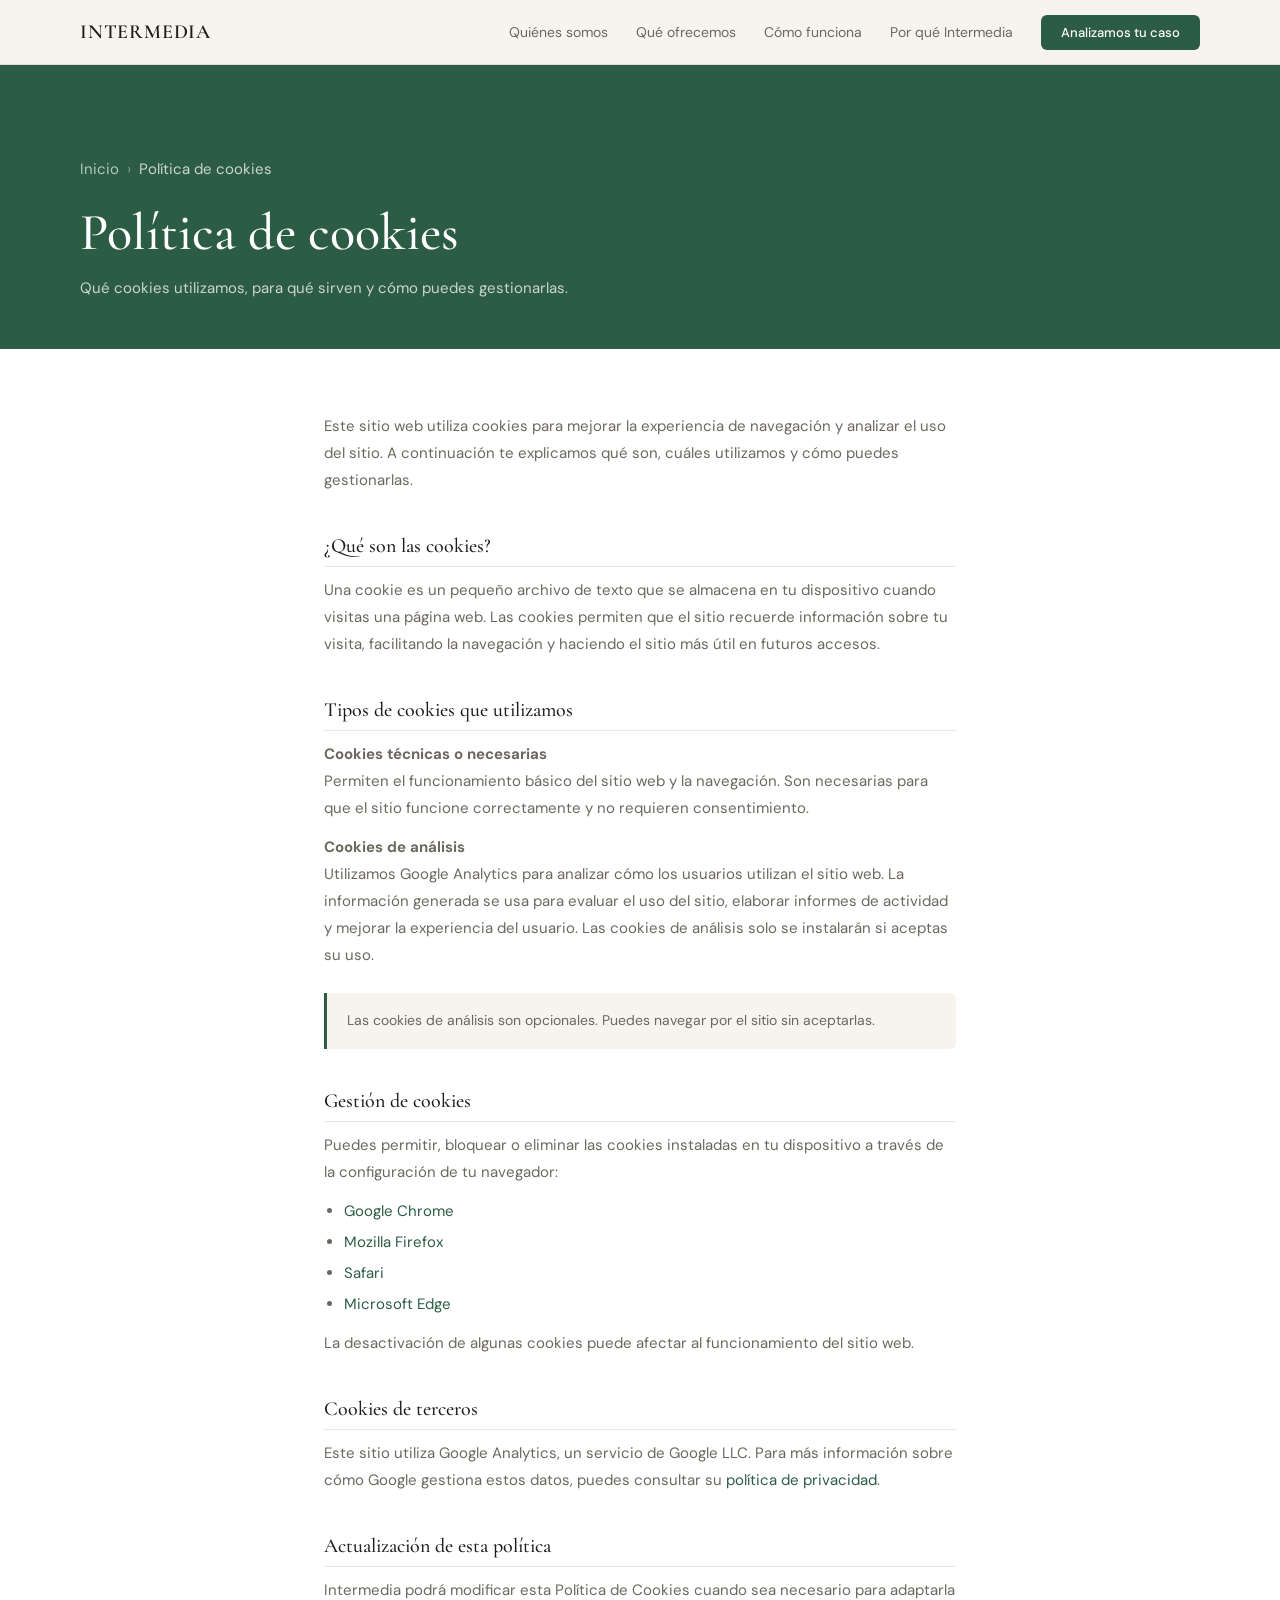
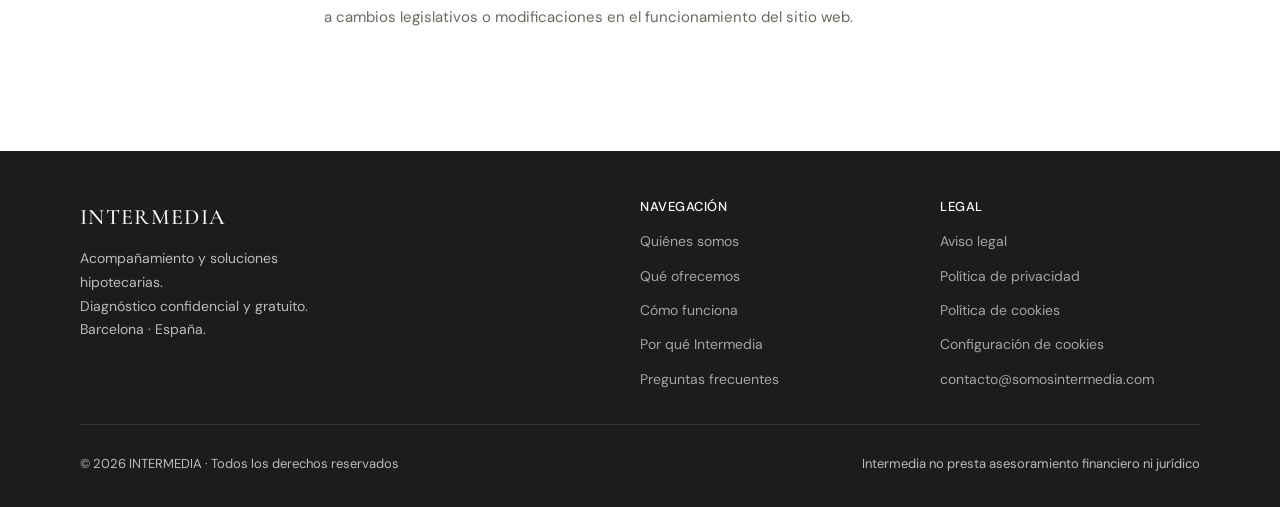
<file: web_INTERMEDIA_FINAL_v1/politica-cookies.html>
<!DOCTYPE html>
<html lang="es">
<head>
  <meta charset="UTF-8">
  <meta name="viewport" content="width=device-width, initial-scale=1.0">
  <link rel="preconnect" href="https://fonts.googleapis.com">
  <link href="https://fonts.googleapis.com/css2?family=Cormorant+Garamond:ital,wght@0,400;0,500;0,600;1,400&family=DM+Sans:wght@300;400;500&display=swap" rel="stylesheet">
  <title>Política de cookies · Intermedia</title>
<style>
    :root{--green:#2D5C45;--green-hover:#235039;--cream:#F7F4EE;--text:#1C1C1A;--muted:#6B6860;--border:rgba(28,28,26,0.1);--white:#fff}
    *{margin:0;padding:0;box-sizing:border-box}
    html{scroll-behavior:smooth}
    body{font-family:'DM Sans',sans-serif;color:var(--text);background:var(--white);line-height:1.65;font-size:16px}
    h1,h2,h3,h4{font-family:'Cormorant Garamond',serif;font-weight:500;line-height:1.2}
    nav{position:sticky;top:0;z-index:100;background:rgba(247,244,238,0.96);backdrop-filter:blur(8px);border-bottom:1px solid var(--border);padding:0 5%}
    .nav-inner{max-width:1120px;margin:0 auto;display:flex;align-items:center;justify-content:space-between;height:64px}
    .nav-logo{font-family:'Cormorant Garamond',serif;font-size:20px;font-weight:600;color:var(--text);text-decoration:none;letter-spacing:0.04em}
    .nav-links{display:flex;align-items:center;gap:28px;list-style:none}
    .nav-links a{color:var(--muted);text-decoration:none;font-size:14px;transition:color .2s}
    .nav-links a:hover{color:var(--text)}
    .nav-cta{background:var(--green);color:var(--white)!important;padding:9px 20px;border-radius:6px;font-weight:500!important;font-size:13px!important;transition:background .2s!important}
    .nav-cta:hover{background:var(--green-hover)!important}
    .nav-burger{display:none;flex-direction:column;gap:5px;cursor:pointer;padding:4px}
    .nav-burger span{display:block;width:22px;height:1.5px;background:var(--text);transition:all .3s}
    @media(max-width:768px){
      .nav-links{display:none;position:absolute;top:64px;left:0;right:0;background:var(--cream);border-bottom:1px solid var(--border);flex-direction:column;padding:16px 5%;gap:0}
      .nav-links.open{display:flex}
      .nav-links li{width:100%;border-bottom:1px solid var(--border)}
      .nav-links a{display:block;padding:13px 0;font-size:15px}
      .nav-cta{margin:10px 0;text-align:center;border-radius:6px;padding:12px 0!important}
      .nav-burger{display:flex}
    }
    .page-hero{background:var(--green);padding:80px 5% 48px}
    .page-hero-inner{max-width:1120px;margin:0 auto}
    .breadcrumb{font-size:13px;color:rgba(255,255,255,0.65);margin-bottom:20px}
    .breadcrumb a{color:rgba(255,255,255,0.65);text-decoration:none}
    .breadcrumb a:hover{color:#fff}
    .breadcrumb span{margin:0 8px;opacity:0.5}
    .page-hero h1{font-size:clamp(32px,5vw,52px);color:#fff;font-weight:500}
    .page-hero p{font-size:15px;color:rgba(255,255,255,0.75);margin-top:12px;max-width:560px;line-height:1.65}
    .legal-body{max-width:760px;margin:0 auto;padding:64px 5% 80px}
    .legal-section{margin-bottom:40px}
    .legal-section h2{font-size:20px;font-weight:500;color:var(--text);margin-bottom:10px;padding-bottom:8px;border-bottom:1px solid var(--border)}
    .legal-section p{font-size:15px;color:var(--muted);line-height:1.8;margin-bottom:12px}
    .legal-section ul{padding-left:20px;margin-bottom:12px}
    .legal-section ul li{font-size:15px;color:var(--muted);line-height:1.8;margin-bottom:4px}
    .legal-section a{color:var(--green);text-decoration:none}
    .legal-section a:hover{text-decoration:underline}
    .legal-note{background:var(--cream);border-left:3px solid var(--green);border-radius:0 6px 6px 0;padding:16px 20px;margin:24px 0;font-size:14px;color:var(--muted);line-height:1.7}
    footer{background:var(--text);color:rgba(255,255,255,0.7);padding:48px 5% 32px}
    .footer-inner{max-width:1120px;margin:0 auto}
    .footer-top{display:grid;grid-template-columns:2fr 1fr 1fr;gap:40px;padding-bottom:32px;border-bottom:1px solid rgba(255,255,255,0.1);margin-bottom:28px}
    .footer-brand p{font-size:14px;line-height:1.7;margin-top:12px;max-width:280px}
    .footer-col h4{font-family:'DM Sans',sans-serif;font-size:13px;font-weight:500;color:#fff;margin-bottom:14px;letter-spacing:0.04em;text-transform:uppercase}
    .footer-col ul{list-style:none;display:flex;flex-direction:column;gap:8px}
    .footer-col a{color:rgba(255,255,255,0.6);text-decoration:none;font-size:14px;transition:color .2s}
    .footer-col a:hover{color:#fff}
    .footer-bottom{display:flex;justify-content:space-between;align-items:center;font-size:13px}
    .footer-logo-text{font-family:'Cormorant Garamond',serif;font-size:22px;color:#fff;font-weight:500;letter-spacing:0.06em}
    @media(max-width:640px){.footer-top{grid-template-columns:1fr}.footer-bottom{flex-direction:column;gap:8px;text-align:center}}
  </style>
</head>
<body>
<nav id="nav">
  <div class="nav-inner">
    <a href="index.html" class="nav-logo">INTERMEDIA</a>
    <div class="nav-burger" id="burger" onclick="toggleMenu()">
      <span></span><span></span><span></span>
    </div>
    <ul class="nav-links" id="nav-links">
      <li><a href="index.html#quienes-somos">Quiénes somos</a></li>
      <li><a href="index.html#que-ofrecemos">Qué ofrecemos</a></li>
      <li><a href="index.html#como-funciona">Cómo funciona</a></li>
      <li><a href="index.html#por-que">Por qué Intermedia</a></li>
      <li><a href="index.html#test-diagnostico" class="nav-cta">Analizamos tu caso</a></li>
    </ul>
  </div>
</nav>

<div class="page-hero">
  <div class="page-hero-inner">
    <p class="breadcrumb"><a href="index.html">Inicio</a><span>›</span>Política de cookies</p>
    <h1>Política de cookies</h1>
    <p>Qué cookies utilizamos, para qué sirven y cómo puedes gestionarlas.</p>
  </div>
</div>

<div class="legal-body">

      <div class="legal-section">
        <p>Este sitio web utiliza cookies para mejorar la experiencia de navegación y analizar el uso del sitio. A continuación te explicamos qué son, cuáles utilizamos y cómo puedes gestionarlas.</p>
      </div>

      <div class="legal-section">
        <h2>¿Qué son las cookies?</h2>
        <p>Una cookie es un pequeño archivo de texto que se almacena en tu dispositivo cuando visitas una página web. Las cookies permiten que el sitio recuerde información sobre tu visita, facilitando la navegación y haciendo el sitio más útil en futuros accesos.</p>
      </div>

      <div class="legal-section">
        <h2>Tipos de cookies que utilizamos</h2>
        <p><strong>Cookies técnicas o necesarias</strong><br>
        Permiten el funcionamiento básico del sitio web y la navegación. Son necesarias para que el sitio funcione correctamente y no requieren consentimiento.</p>
        <p><strong>Cookies de análisis</strong><br>
        Utilizamos Google Analytics para analizar cómo los usuarios utilizan el sitio web. La información generada se usa para evaluar el uso del sitio, elaborar informes de actividad y mejorar la experiencia del usuario. Las cookies de análisis solo se instalarán si aceptas su uso.</p>
        <div class="legal-note">Las cookies de análisis son opcionales. Puedes navegar por el sitio sin aceptarlas.</div>
      </div>

      <div class="legal-section">
        <h2>Gestión de cookies</h2>
        <p>Puedes permitir, bloquear o eliminar las cookies instaladas en tu dispositivo a través de la configuración de tu navegador:</p>
        <ul>
          <li><a href="https://support.google.com/chrome/answer/95647" target="_blank" rel="noopener">Google Chrome</a></li>
          <li><a href="https://support.mozilla.org/es/kb/habilitar-y-deshabilitar-cookies-sitios-web-rastrear-preferencias" target="_blank" rel="noopener">Mozilla Firefox</a></li>
          <li><a href="https://support.apple.com/es-es/guide/safari/sfri11471/mac" target="_blank" rel="noopener">Safari</a></li>
          <li><a href="https://support.microsoft.com/es-es/microsoft-edge/eliminar-las-cookies-en-microsoft-edge-63947406-40ac-c3b8-57b9-2a946a29ae09" target="_blank" rel="noopener">Microsoft Edge</a></li>
        </ul>
        <p>La desactivación de algunas cookies puede afectar al funcionamiento del sitio web.</p>
      </div>

      <div class="legal-section">
        <h2>Cookies de terceros</h2>
        <p>Este sitio utiliza Google Analytics, un servicio de Google LLC. Para más información sobre cómo Google gestiona estos datos, puedes consultar su <a href="https://policies.google.com/privacy" target="_blank" rel="noopener">política de privacidad</a>.</p>
      </div>

      <div class="legal-section">
        <h2>Actualización de esta política</h2>
        <p>Intermedia podrá modificar esta Política de Cookies cuando sea necesario para adaptarla a cambios legislativos o modificaciones en el funcionamiento del sitio web.</p>
      </div>
</div>

<footer>
  <div class="footer-inner">
    <div class="footer-top">
      <div class="footer-brand">
        <span class="footer-logo-text">INTERMEDIA</span>
        <p>Acompañamiento y soluciones hipotecarias.<br>Diagnóstico confidencial y gratuito.<br>Barcelona · España.</p>
      </div>
      <div class="footer-col">
        <h4>Navegación</h4>
        <ul>
          <li><a href="index.html#quienes-somos">Quiénes somos</a></li>
          <li><a href="index.html#que-ofrecemos">Qué ofrecemos</a></li>
          <li><a href="index.html#como-funciona">Cómo funciona</a></li>
          <li><a href="index.html#por-que">Por qué Intermedia</a></li>
          <li><a href="index.html#faq">Preguntas frecuentes</a></li>
        </ul>
      </div>
      <div class="footer-col">
        <h4>Legal</h4>
        <ul>
          <li><a href="aviso-legal.html">Aviso legal</a></li>
          <li><a href="politica-privacidad.html">Política de privacidad</a></li>
          <li><a href="politica-cookies.html">Política de cookies</a></li>
          <li><a href="configuracion-cookies.html">Configuración de cookies</a></li>
          <li><a href="mailto:contacto@somosintermedia.com">contacto@somosintermedia.com</a></li>
        </ul>
      </div>
    </div>
    <div class="footer-bottom">
      <span>© 2026 INTERMEDIA · Todos los derechos reservados</span>
      <span>Intermedia no presta asesoramiento financiero ni jurídico</span>
    </div>
  </div>
</footer>
<script>
  function toggleMenu(){document.getElementById('nav-links').classList.toggle('open')}
  document.querySelectorAll('.nav-links a').forEach(a=>{
    a.addEventListener('click',()=>document.getElementById('nav-links').classList.remove('open'))
  })
  window.addEventListener('scroll',()=>{
    const nav=document.getElementById('nav')
    nav.style.boxShadow=window.scrollY>20?'0 1px 20px rgba(0,0,0,0.08)':'none'
  })
</script>
</body>
</html>
</file>
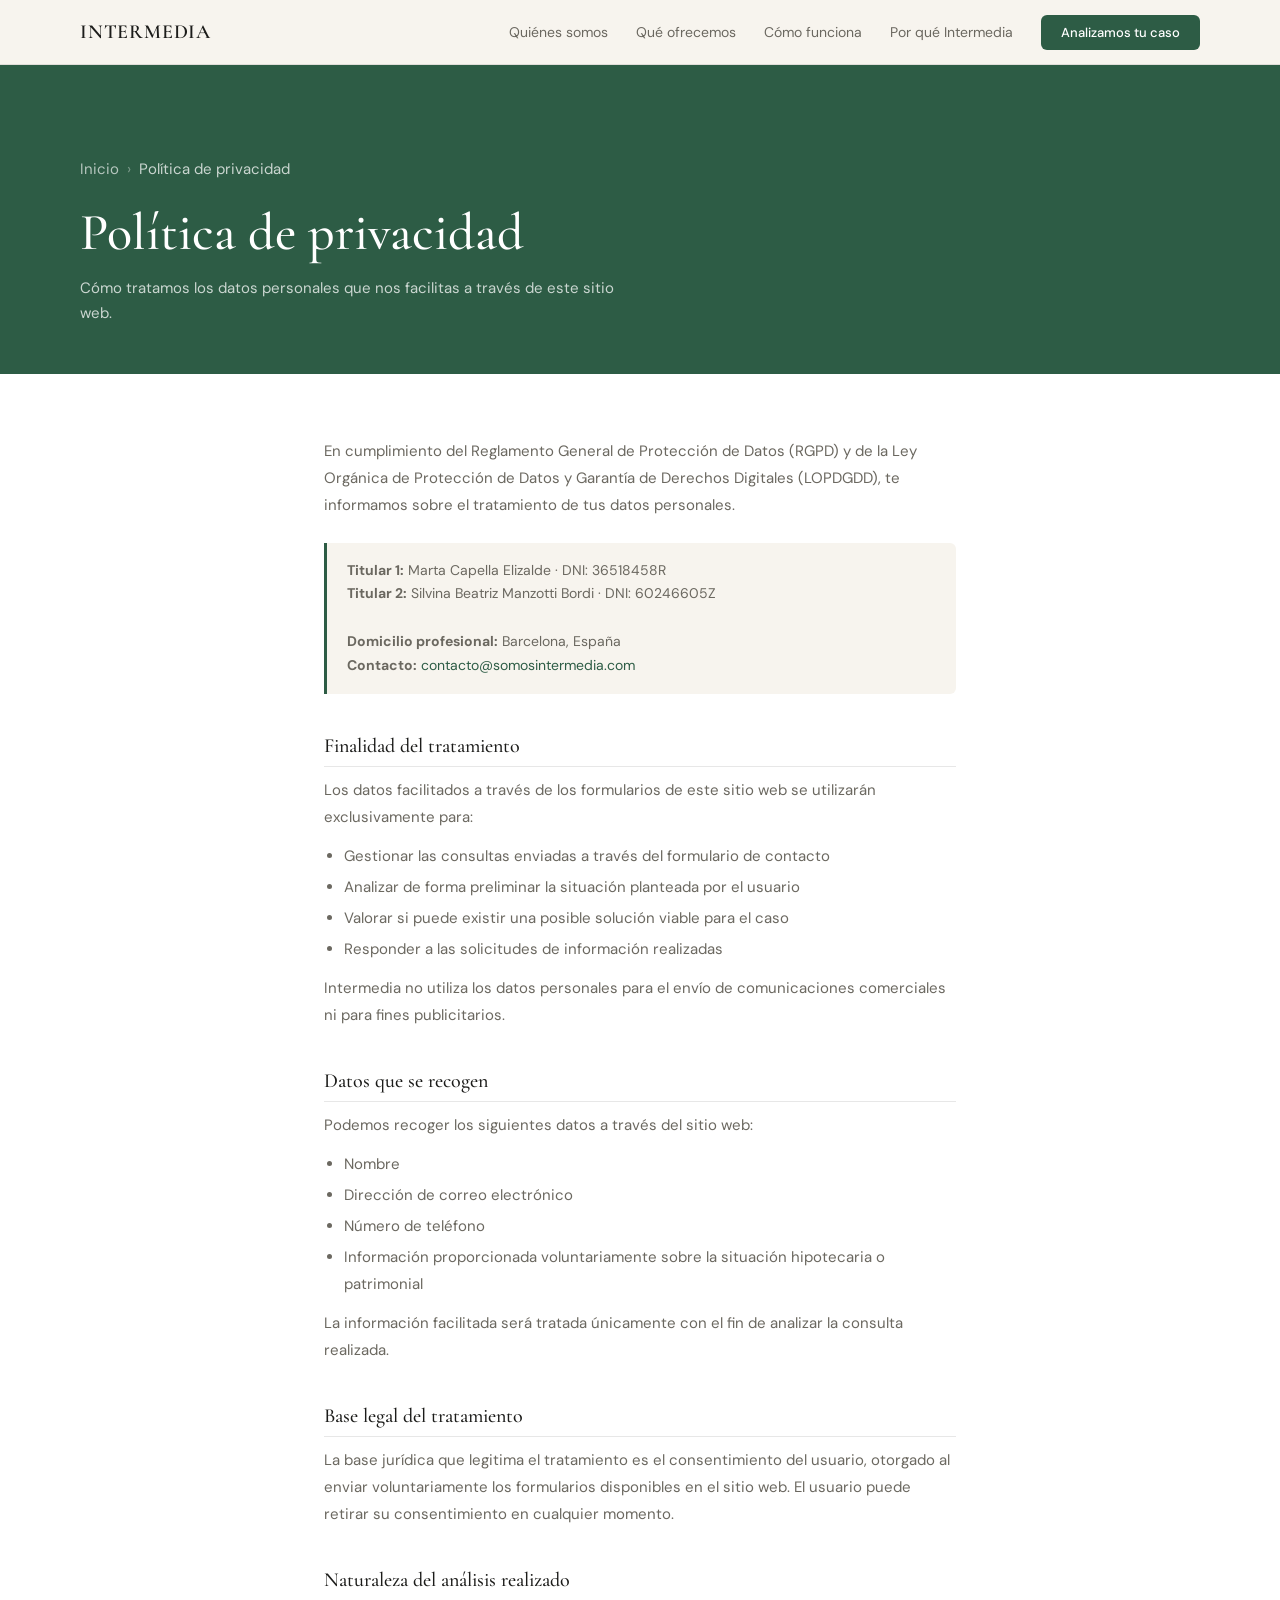
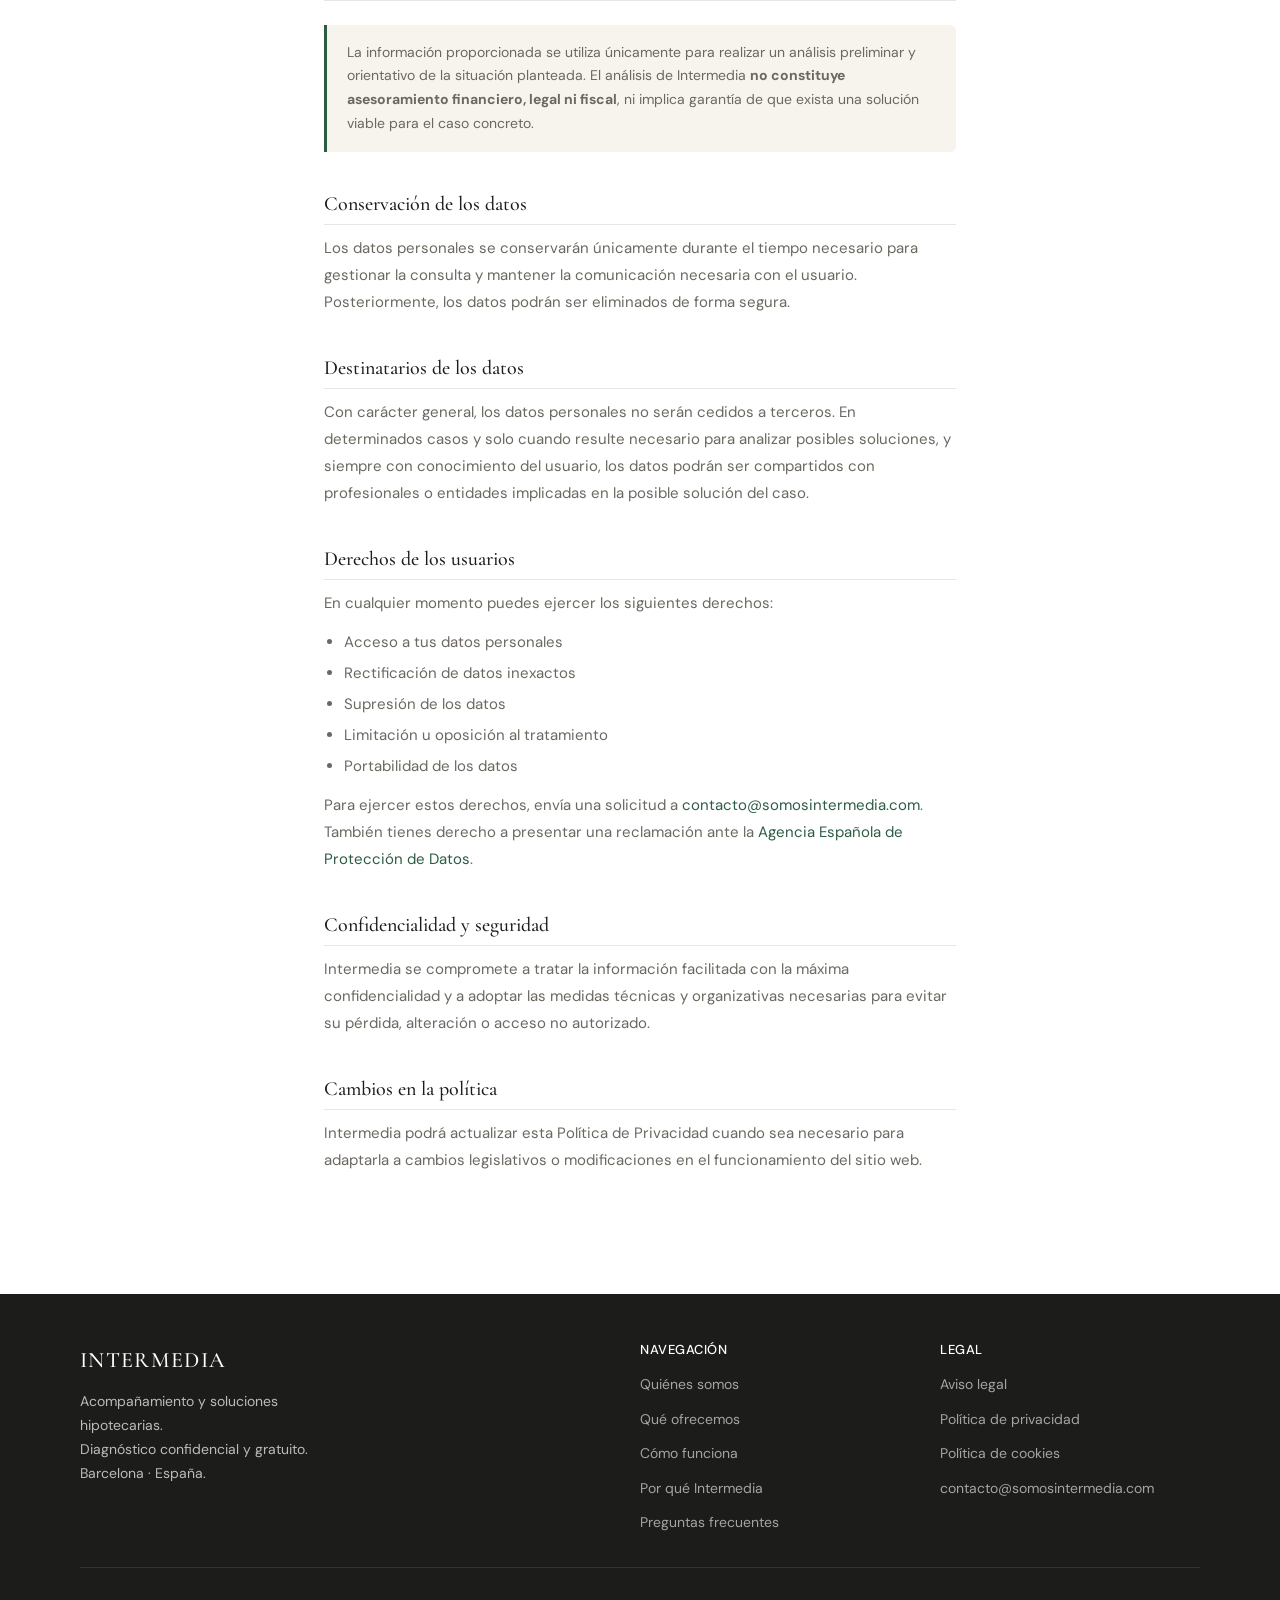
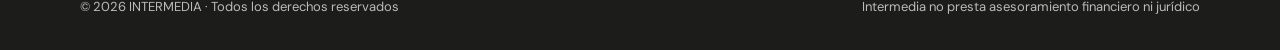
<file: web_INTERMEDIA_FINAL_v1/politica-privacidad.html>
<!DOCTYPE html>
<html lang="es">
<head>
  <meta charset="UTF-8">
  <meta name="viewport" content="width=device-width, initial-scale=1.0">
  <link rel="preconnect" href="https://fonts.googleapis.com">
  <link href="https://fonts.googleapis.com/css2?family=Cormorant+Garamond:ital,wght@0,400;0,500;0,600;1,400&family=DM+Sans:wght@300;400;500&display=swap" rel="stylesheet">
  <title>Política de privacidad · Intermedia</title>
<style>
    :root{--green:#2D5C45;--green-hover:#235039;--cream:#F7F4EE;--text:#1C1C1A;--muted:#6B6860;--border:rgba(28,28,26,0.1);--white:#fff}
    *{margin:0;padding:0;box-sizing:border-box}
    html{scroll-behavior:smooth}
    body{font-family:'DM Sans',sans-serif;color:var(--text);background:var(--white);line-height:1.65;font-size:16px}
    h1,h2,h3,h4{font-family:'Cormorant Garamond',serif;font-weight:500;line-height:1.2}
    nav{position:sticky;top:0;z-index:100;background:rgba(247,244,238,0.96);backdrop-filter:blur(8px);border-bottom:1px solid var(--border);padding:0 5%}
    .nav-inner{max-width:1120px;margin:0 auto;display:flex;align-items:center;justify-content:space-between;height:64px}
    .nav-logo{font-family:'Cormorant Garamond',serif;font-size:20px;font-weight:600;color:var(--text);text-decoration:none;letter-spacing:0.04em}
    .nav-links{display:flex;align-items:center;gap:28px;list-style:none}
    .nav-links a{color:var(--muted);text-decoration:none;font-size:14px;transition:color .2s}
    .nav-links a:hover{color:var(--text)}
    .nav-cta{background:var(--green);color:var(--white)!important;padding:9px 20px;border-radius:6px;font-weight:500!important;font-size:13px!important;transition:background .2s!important}
    .nav-cta:hover{background:var(--green-hover)!important}
    .nav-burger{display:none;flex-direction:column;gap:5px;cursor:pointer;padding:4px}
    .nav-burger span{display:block;width:22px;height:1.5px;background:var(--text);transition:all .3s}
    @media(max-width:768px){
      .nav-links{display:none;position:absolute;top:64px;left:0;right:0;background:var(--cream);border-bottom:1px solid var(--border);flex-direction:column;padding:16px 5%;gap:0}
      .nav-links.open{display:flex}
      .nav-links li{width:100%;border-bottom:1px solid var(--border)}
      .nav-links a{display:block;padding:13px 0;font-size:15px}
      .nav-cta{margin:10px 0;text-align:center;border-radius:6px;padding:12px 0!important}
      .nav-burger{display:flex}
    }
    .page-hero{background:var(--green);padding:80px 5% 48px}
    .page-hero-inner{max-width:1120px;margin:0 auto}
    .breadcrumb{font-size:13px;color:rgba(255,255,255,0.65);margin-bottom:20px}
    .breadcrumb a{color:rgba(255,255,255,0.65);text-decoration:none}
    .breadcrumb a:hover{color:#fff}
    .breadcrumb span{margin:0 8px;opacity:0.5}
    .page-hero h1{font-size:clamp(32px,5vw,52px);color:#fff;font-weight:500}
    .page-hero p{font-size:15px;color:rgba(255,255,255,0.75);margin-top:12px;max-width:560px;line-height:1.65}
    .legal-body{max-width:760px;margin:0 auto;padding:64px 5% 80px}
    .legal-section{margin-bottom:40px}
    .legal-section h2{font-size:20px;font-weight:500;color:var(--text);margin-bottom:10px;padding-bottom:8px;border-bottom:1px solid var(--border)}
    .legal-section p{font-size:15px;color:var(--muted);line-height:1.8;margin-bottom:12px}
    .legal-section ul{padding-left:20px;margin-bottom:12px}
    .legal-section ul li{font-size:15px;color:var(--muted);line-height:1.8;margin-bottom:4px}
    .legal-section a{color:var(--green);text-decoration:none}
    .legal-section a:hover{text-decoration:underline}
    .legal-note{background:var(--cream);border-left:3px solid var(--green);border-radius:0 6px 6px 0;padding:16px 20px;margin:24px 0;font-size:14px;color:var(--muted);line-height:1.7}
    footer{background:var(--text);color:rgba(255,255,255,0.7);padding:48px 5% 32px}
    .footer-inner{max-width:1120px;margin:0 auto}
    .footer-top{display:grid;grid-template-columns:2fr 1fr 1fr;gap:40px;padding-bottom:32px;border-bottom:1px solid rgba(255,255,255,0.1);margin-bottom:28px}
    .footer-brand p{font-size:14px;line-height:1.7;margin-top:12px;max-width:280px}
    .footer-col h4{font-family:'DM Sans',sans-serif;font-size:13px;font-weight:500;color:#fff;margin-bottom:14px;letter-spacing:0.04em;text-transform:uppercase}
    .footer-col ul{list-style:none;display:flex;flex-direction:column;gap:8px}
    .footer-col a{color:rgba(255,255,255,0.6);text-decoration:none;font-size:14px;transition:color .2s}
    .footer-col a:hover{color:#fff}
    .footer-bottom{display:flex;justify-content:space-between;align-items:center;font-size:13px}
    .footer-logo-text{font-family:'Cormorant Garamond',serif;font-size:22px;color:#fff;font-weight:500;letter-spacing:0.06em}
    @media(max-width:640px){.footer-top{grid-template-columns:1fr}.footer-bottom{flex-direction:column;gap:8px;text-align:center}}
  </style>
</head>
<body>
<nav id="nav">
  <div class="nav-inner">
    <a href="index.html" class="nav-logo">INTERMEDIA</a>
    <div class="nav-burger" id="burger" onclick="toggleMenu()">
      <span></span><span></span><span></span>
    </div>
    <ul class="nav-links" id="nav-links">
      <li><a href="index.html#quienes-somos">Quiénes somos</a></li>
      <li><a href="index.html#que-ofrecemos">Qué ofrecemos</a></li>
      <li><a href="index.html#como-funciona">Cómo funciona</a></li>
      <li><a href="index.html#por-que">Por qué Intermedia</a></li>
      <li><a href="index.html#test-diagnostico" class="nav-cta">Analizamos tu caso</a></li>
    </ul>
  </div>
</nav>

<div class="page-hero">
  <div class="page-hero-inner">
    <p class="breadcrumb"><a href="index.html">Inicio</a><span>›</span>Política de privacidad</p>
    <h1>Política de privacidad</h1>
    <p>Cómo tratamos los datos personales que nos facilitas a través de este sitio web.</p>
  </div>
</div>

<div class="legal-body">

      <div class="legal-section">
        <p>En cumplimiento del Reglamento General de Protección de Datos (RGPD) y de la Ley Orgánica de Protección de Datos y Garantía de Derechos Digitales (LOPDGDD), te informamos sobre el tratamiento de tus datos personales.</p>
        <div class="legal-note">
          <strong>Titular 1:</strong> Marta Capella Elizalde · DNI: 36518458R<br>
          <strong>Titular 2:</strong> Silvina Beatriz Manzotti Bordi · DNI: 60246605Z<br>
          <br>
          <strong>Domicilio profesional:</strong> Barcelona, España<br>
          <strong>Contacto:</strong> <a href="mailto:contacto@somosintermedia.com">contacto@somosintermedia.com</a>
        </div>
      </div>

      <div class="legal-section">
        <h2>Finalidad del tratamiento</h2>
        <p>Los datos facilitados a través de los formularios de este sitio web se utilizarán exclusivamente para:</p>
        <ul>
          <li>Gestionar las consultas enviadas a través del formulario de contacto</li>
          <li>Analizar de forma preliminar la situación planteada por el usuario</li>
          <li>Valorar si puede existir una posible solución viable para el caso</li>
          <li>Responder a las solicitudes de información realizadas</li>
        </ul>
        <p>Intermedia no utiliza los datos personales para el envío de comunicaciones comerciales ni para fines publicitarios.</p>
      </div>

      <div class="legal-section">
        <h2>Datos que se recogen</h2>
        <p>Podemos recoger los siguientes datos a través del sitio web:</p>
        <ul>
          <li>Nombre</li>
          <li>Dirección de correo electrónico</li>
          <li>Número de teléfono</li>
          <li>Información proporcionada voluntariamente sobre la situación hipotecaria o patrimonial</li>
        </ul>
        <p>La información facilitada será tratada únicamente con el fin de analizar la consulta realizada.</p>
      </div>

      <div class="legal-section">
        <h2>Base legal del tratamiento</h2>
        <p>La base jurídica que legitima el tratamiento es el consentimiento del usuario, otorgado al enviar voluntariamente los formularios disponibles en el sitio web. El usuario puede retirar su consentimiento en cualquier momento.</p>
      </div>

      <div class="legal-section">
        <h2>Naturaleza del análisis realizado</h2>
        <div class="legal-note">La información proporcionada se utiliza únicamente para realizar un análisis preliminar y orientativo de la situación planteada. El análisis de Intermedia <strong>no constituye asesoramiento financiero, legal ni fiscal</strong>, ni implica garantía de que exista una solución viable para el caso concreto.</div>
      </div>

      <div class="legal-section">
        <h2>Conservación de los datos</h2>
        <p>Los datos personales se conservarán únicamente durante el tiempo necesario para gestionar la consulta y mantener la comunicación necesaria con el usuario. Posteriormente, los datos podrán ser eliminados de forma segura.</p>
      </div>

      <div class="legal-section">
        <h2>Destinatarios de los datos</h2>
        <p>Con carácter general, los datos personales no serán cedidos a terceros. En determinados casos y solo cuando resulte necesario para analizar posibles soluciones, y siempre con conocimiento del usuario, los datos podrán ser compartidos con profesionales o entidades implicadas en la posible solución del caso.</p>
      </div>

      <div class="legal-section">
        <h2>Derechos de los usuarios</h2>
        <p>En cualquier momento puedes ejercer los siguientes derechos:</p>
        <ul>
          <li>Acceso a tus datos personales</li>
          <li>Rectificación de datos inexactos</li>
          <li>Supresión de los datos</li>
          <li>Limitación u oposición al tratamiento</li>
          <li>Portabilidad de los datos</li>
        </ul>
        <p>Para ejercer estos derechos, envía una solicitud a <a href="mailto:contacto@somosintermedia.com">contacto@somosintermedia.com</a>. También tienes derecho a presentar una reclamación ante la <a href="https://www.aepd.es" target="_blank" rel="noopener">Agencia Española de Protección de Datos</a>.</p>
      </div>

      <div class="legal-section">
        <h2>Confidencialidad y seguridad</h2>
        <p>Intermedia se compromete a tratar la información facilitada con la máxima confidencialidad y a adoptar las medidas técnicas y organizativas necesarias para evitar su pérdida, alteración o acceso no autorizado.</p>
      </div>

      <div class="legal-section">
        <h2>Cambios en la política</h2>
        <p>Intermedia podrá actualizar esta Política de Privacidad cuando sea necesario para adaptarla a cambios legislativos o modificaciones en el funcionamiento del sitio web.</p>
      </div>
</div>

<footer>
  <div class="footer-inner">
    <div class="footer-top">
      <div class="footer-brand">
        <span class="footer-logo-text">INTERMEDIA</span>
        <p>Acompañamiento y soluciones hipotecarias.<br>Diagnóstico confidencial y gratuito.<br>Barcelona · España.</p>
      </div>
      <div class="footer-col">
        <h4>Navegación</h4>
        <ul>
          <li><a href="index.html#quienes-somos">Quiénes somos</a></li>
          <li><a href="index.html#que-ofrecemos">Qué ofrecemos</a></li>
          <li><a href="index.html#como-funciona">Cómo funciona</a></li>
          <li><a href="index.html#por-que">Por qué Intermedia</a></li>
          <li><a href="index.html#faq">Preguntas frecuentes</a></li>
        </ul>
      </div>
      <div class="footer-col">
        <h4>Legal</h4>
        <ul>
          <li><a href="aviso-legal.html">Aviso legal</a></li>
          <li><a href="politica-privacidad.html">Política de privacidad</a></li>
          <li><a href="politica-cookies.html">Política de cookies</a></li>
          <li><a href="mailto:contacto@somosintermedia.com">contacto@somosintermedia.com</a></li>
        </ul>
      </div>
    </div>
    <div class="footer-bottom">
      <span>© 2026 INTERMEDIA · Todos los derechos reservados</span>
      <span>Intermedia no presta asesoramiento financiero ni jurídico</span>
    </div>
  </div>
</footer>
<script>
  function toggleMenu(){document.getElementById('nav-links').classList.toggle('open')}
  document.querySelectorAll('.nav-links a').forEach(a=>{
    a.addEventListener('click',()=>document.getElementById('nav-links').classList.remove('open'))
  })
  window.addEventListener('scroll',()=>{
    const nav=document.getElementById('nav')
    nav.style.boxShadow=window.scrollY>20?'0 1px 20px rgba(0,0,0,0.08)':'none'
  })
</script>
</body>
</html>
</file>
